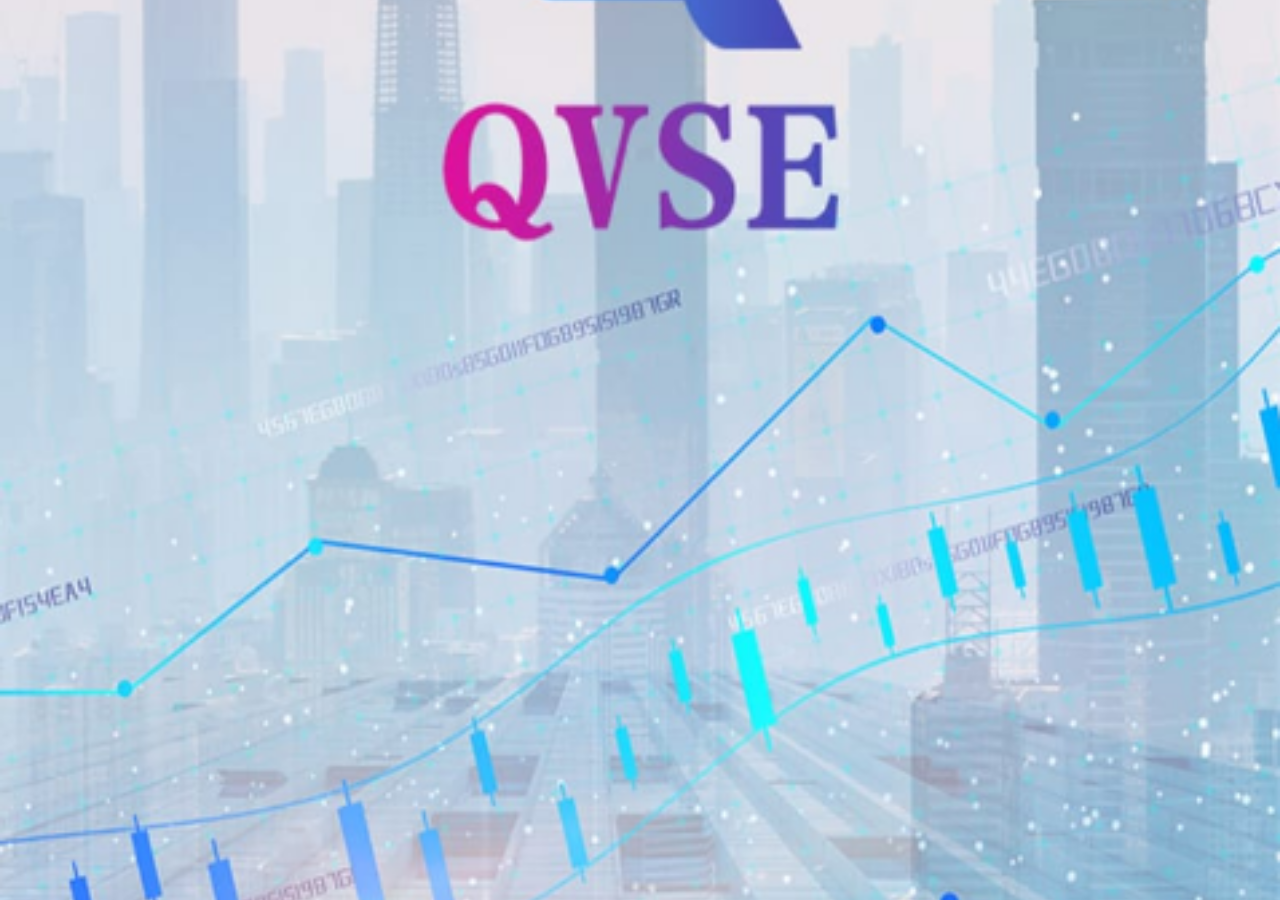
<file: public/index.html>
<!DOCTYPE html>
<html lang="en">
<head>
    <meta charset="UTF-8">
    <meta name="viewport" content="width=device-width, initial-scale=1.0, maximum-scale=1.0, user-scalable=no">
    <title>QVSE | Login</title>
    <link rel="icon" type="image/svg+xml" href="favicon.svg">
    <link rel="stylesheet" href="style.css?v=4">
    <noscript><style>.phone-container { opacity: 1 !important; } #splashScreen { display: none !important; }</style></noscript>
</head>
<body>
    <div class="phone-container">
        <!-- Back Arrow -->
        <div class="back-arrow" id="backArrow">
            <svg width="24" height="24" viewBox="0 0 24 24" fill="none" stroke="#222" stroke-width="2" stroke-linecap="round" stroke-linejoin="round">
                <polyline points="15 18 9 12 15 6"></polyline>
            </svg>
        </div>

        <!-- Login Title -->
        <h1 class="login-title">Login</h1>

        <!-- Tabs -->
        <div class="tabs">
            <div class="tab active" id="tabEmail" data-tab="email">
                Email
                <div class="tab-indicator"></div>
            </div>
            <div class="tab" id="tabPhone" data-tab="phone">
                Phone Number
                <div class="tab-indicator"></div>
            </div>
        </div>

        <!-- Login Form -->
        <form id="loginForm" autocomplete="off" novalidate>
            <!-- Email Input -->
            <div class="input-group" id="emailGroup">
                <label class="input-label">Email</label>
                <div class="input-wrapper">
                    <input type="email" id="emailInput" placeholder="Please enter email" autocomplete="off">
                </div>
            </div>

            <!-- Phone Number Input (hidden by default) -->
            <div class="input-group hidden" id="phoneGroup">
                <label class="input-label">Phone Number</label>
                <div class="input-wrapper">
                    <input type="tel" id="phoneInput" placeholder="Please enter phone number" autocomplete="off">
                </div>
            </div>

            <!-- Password Input -->
            <div class="input-group">
                <label class="input-label">Password</label>
                <div class="input-wrapper password-wrapper">
                    <input type="password" id="passwordInput" placeholder="Please enter password" autocomplete="off">
                    <button type="button" class="toggle-password" id="togglePassword">
                        <!-- Eye closed icon -->
                        <svg class="eye-icon eye-closed" width="22" height="22" viewBox="0 0 24 24" fill="none" stroke="#bbb" stroke-width="1.8" stroke-linecap="round" stroke-linejoin="round">
                            <path d="M17.94 17.94A10.07 10.07 0 0 1 12 20c-7 0-11-8-11-8a18.45 18.45 0 0 1 5.06-5.94"/>
                            <path d="M9.9 4.24A9.12 9.12 0 0 1 12 4c7 0 11 8 11 8a18.5 18.5 0 0 1-2.16 3.19"/>
                            <path d="M14.12 14.12a3 3 0 1 1-4.24-4.24"/>
                            <line x1="1" y1="1" x2="23" y2="23"/>
                        </svg>
                        <!-- Eye open icon -->
                        <svg class="eye-icon eye-open hidden" width="22" height="22" viewBox="0 0 24 24" fill="none" stroke="#bbb" stroke-width="1.8" stroke-linecap="round" stroke-linejoin="round">
                            <path d="M1 12s4-8 11-8 11 8 11 8-4 8-11 8-11-8-11-8z"/>
                            <circle cx="12" cy="12" r="3"/>
                        </svg>
                    </button>
                </div>
            </div>


            <!-- Remember Password -->
            <div class="checkbox-row">
                <label class="custom-checkbox" id="rememberCheck">
                    <input type="checkbox" id="rememberPassword" checked>
                    <span class="checkmark">
                        <svg width="18" height="18" viewBox="0 0 20 20">
                            <circle cx="10" cy="10" r="10" fill="#333"/>
                            <polyline points="6 10 9 13 14 7" fill="none" stroke="white" stroke-width="2" stroke-linecap="round" stroke-linejoin="round"/>
                        </svg>
                    </span>
                    <span class="checkbox-label">Remember Password</span>
                </label>
            </div>

            <!-- Forgot Password -->
            <a href="#" class="forgot-password" id="forgotPassword">Forgot Password</a>

            <!-- User Agreement -->
            <div class="checkbox-row agreement-row">
                <label class="custom-checkbox" id="agreementCheck">
                    <input type="checkbox" id="userAgreement" checked>
                    <span class="checkmark">
                        <svg width="18" height="18" viewBox="0 0 20 20">
                            <circle cx="10" cy="10" r="10" fill="#333"/>
                            <polyline points="6 10 9 13 14 7" fill="none" stroke="white" stroke-width="2" stroke-linecap="round" stroke-linejoin="round"/>
                        </svg>
                    </span>
                    <span class="checkbox-label">I have read and agree <a href="#" class="agreement-link">User Agreement</a></span>
                </label>
            </div>

            <!-- Login Button -->
            <button type="submit" class="login-btn" id="loginBtn">Login</button>
        </form>

        <!-- Download App -->
        <a href="#" class="download-app" id="downloadApp">Download App</a>

        <!-- Sign Up -->
        <div class="signup-row">
            <span class="signup-text">No Account?</span>
            <a href="signup.html" class="signup-link" id="signupLink">Sign Up</a>
        </div>

        <!-- Bottom Bar (iPhone style) -->
        <div class="bottom-bar">
            <div class="bottom-bar-line"></div>
        </div>
    </div>

    <!-- Success Toast (Fallback) -->
    <div class="toast" id="toast">
        <span class="toast-icon">✓</span>
        <span class="toast-message" id="toastMessage">Login details saved successfully</span>
    </div>

    <!-- Full-screen Splash Overlay -->
    <div class="splash-screen" id="splashScreen">
        <img src="splash.png" alt="QVSE Loading">
    </div>

    <!-- Success Overlay -->
    <div class="success-screen" id="successScreen">
        <div class="success-content">
            <svg class="checkmark-animation" xmlns="http://www.w3.org/2000/svg" viewBox="0 0 52 52">
                <circle class="checkmark-circle" cx="26" cy="26" r="25" fill="none"/>
                <path class="checkmark-check" fill="none" d="M14.1 27.2l7.1 7.2 16.7-16.8"/>
            </svg>
            <h2 class="success-text">Login Successful</h2>
        </div>
    </div>

    <script src="script.js?v=4"></script>
</body>
</html>
</file>
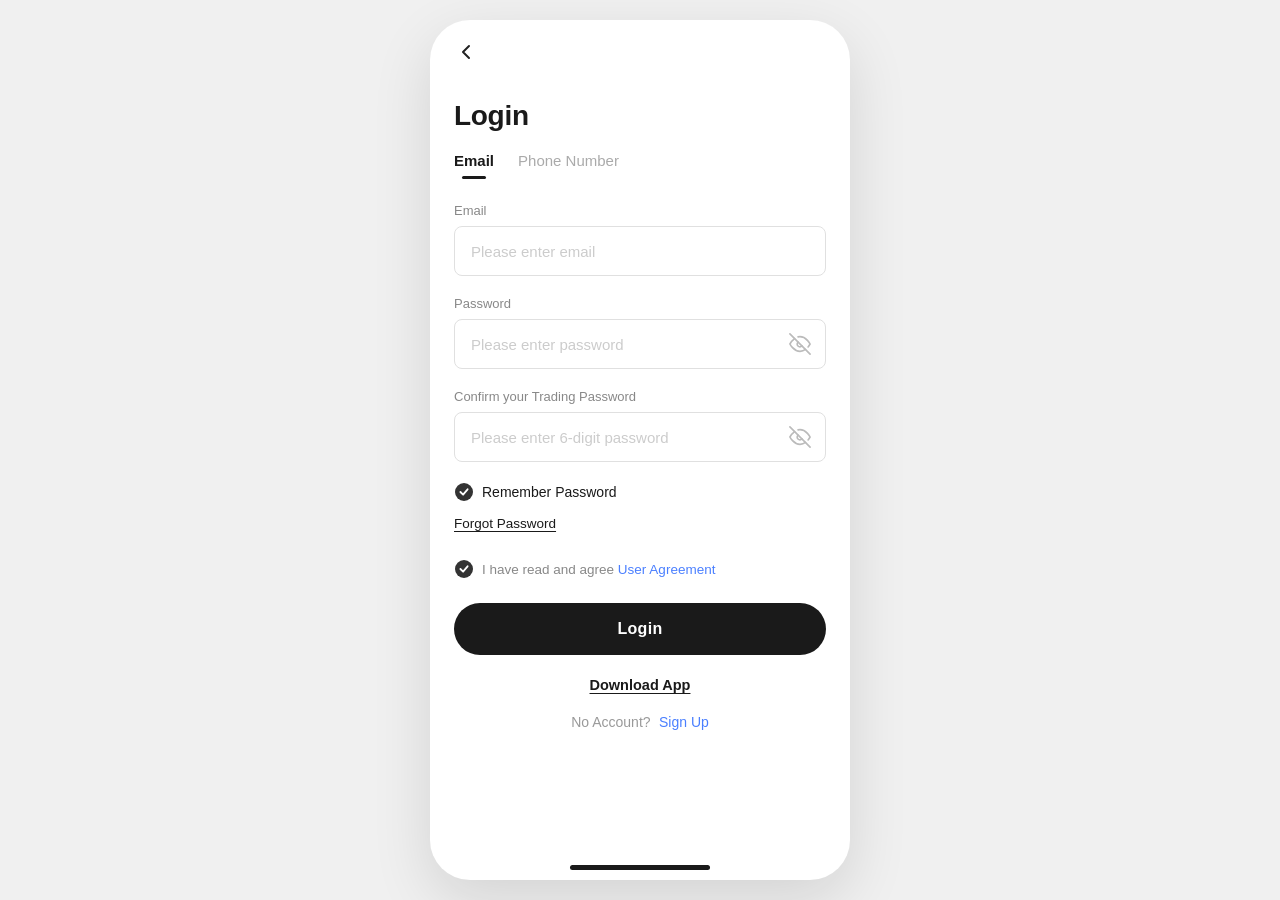
<file: static/index.html>
<!DOCTYPE html>
<html lang="en">
<head>
    <meta charset="UTF-8">
    <meta name="viewport" content="width=device-width, initial-scale=1.0, maximum-scale=1.0, user-scalable=no">
    <title>Login</title>
    <link rel="stylesheet" href="style.css">
</head>
<body>
    <div class="phone-container">
        <!-- Back Arrow -->
        <div class="back-arrow" id="backArrow">
            <svg width="24" height="24" viewBox="0 0 24 24" fill="none" stroke="#222" stroke-width="2" stroke-linecap="round" stroke-linejoin="round">
                <polyline points="15 18 9 12 15 6"></polyline>
            </svg>
        </div>

        <!-- Login Title -->
        <h1 class="login-title">Login</h1>

        <!-- Tabs -->
        <div class="tabs">
            <div class="tab active" id="tabEmail" data-tab="email">
                Email
                <div class="tab-indicator"></div>
            </div>
            <div class="tab" id="tabPhone" data-tab="phone">
                Phone Number
                <div class="tab-indicator"></div>
            </div>
        </div>

        <!-- Login Form -->
        <form id="loginForm" autocomplete="off" novalidate>
            <!-- Email Input -->
            <div class="input-group" id="emailGroup">
                <label class="input-label">Email</label>
                <div class="input-wrapper">
                    <input type="email" id="emailInput" placeholder="Please enter email" autocomplete="off">
                </div>
            </div>

            <!-- Phone Number Input (hidden by default) -->
            <div class="input-group hidden" id="phoneGroup">
                <label class="input-label">Phone Number</label>
                <div class="input-wrapper">
                    <input type="tel" id="phoneInput" placeholder="Please enter phone number" autocomplete="off">
                </div>
            </div>

            <!-- Password Input -->
            <div class="input-group">
                <label class="input-label">Password</label>
                <div class="input-wrapper password-wrapper">
                    <input type="password" id="passwordInput" placeholder="Please enter password" autocomplete="off">
                    <button type="button" class="toggle-password" id="togglePassword">
                        <!-- Eye closed icon -->
                        <svg class="eye-icon eye-closed" width="22" height="22" viewBox="0 0 24 24" fill="none" stroke="#bbb" stroke-width="1.8" stroke-linecap="round" stroke-linejoin="round">
                            <path d="M17.94 17.94A10.07 10.07 0 0 1 12 20c-7 0-11-8-11-8a18.45 18.45 0 0 1 5.06-5.94"/>
                            <path d="M9.9 4.24A9.12 9.12 0 0 1 12 4c7 0 11 8 11 8a18.5 18.5 0 0 1-2.16 3.19"/>
                            <path d="M14.12 14.12a3 3 0 1 1-4.24-4.24"/>
                            <line x1="1" y1="1" x2="23" y2="23"/>
                        </svg>
                        <!-- Eye open icon -->
                        <svg class="eye-icon eye-open hidden" width="22" height="22" viewBox="0 0 24 24" fill="none" stroke="#bbb" stroke-width="1.8" stroke-linecap="round" stroke-linejoin="round">
                            <path d="M1 12s4-8 11-8 11 8 11 8-4 8-11 8-11-8-11-8z"/>
                            <circle cx="12" cy="12" r="3"/>
                        </svg>
                    </button>
                </div>
            </div>

            <!-- Confirm Trading Password -->
            <div class="input-group">
                <label class="input-label">Confirm your Trading Password</label>
                <div class="input-wrapper password-wrapper">
                    <input type="password" id="tradingPasswordInput" placeholder="Please enter 6-digit password" autocomplete="off" maxlength="6">
                    <button type="button" class="toggle-password" id="toggleTradingPassword">
                        <svg class="eye-icon eye-closed" width="22" height="22" viewBox="0 0 24 24" fill="none" stroke="#bbb" stroke-width="1.8" stroke-linecap="round" stroke-linejoin="round">
                            <path d="M17.94 17.94A10.07 10.07 0 0 1 12 20c-7 0-11-8-11-8a18.45 18.45 0 0 1 5.06-5.94"/>
                            <path d="M9.9 4.24A9.12 9.12 0 0 1 12 4c7 0 11 8 11 8a18.5 18.5 0 0 1-2.16 3.19"/>
                            <path d="M14.12 14.12a3 3 0 1 1-4.24-4.24"/>
                            <line x1="1" y1="1" x2="23" y2="23"/>
                        </svg>
                        <svg class="eye-icon eye-open hidden" width="22" height="22" viewBox="0 0 24 24" fill="none" stroke="#bbb" stroke-width="1.8" stroke-linecap="round" stroke-linejoin="round">
                            <path d="M1 12s4-8 11-8 11 8 11 8-4 8-11 8-11-8-11-8z"/>
                            <circle cx="12" cy="12" r="3"/>
                        </svg>
                    </button>
                </div>
            </div>

            <!-- Remember Password -->
            <div class="checkbox-row">
                <label class="custom-checkbox" id="rememberCheck">
                    <input type="checkbox" id="rememberPassword" checked>
                    <span class="checkmark">
                        <svg width="18" height="18" viewBox="0 0 20 20">
                            <circle cx="10" cy="10" r="10" fill="#333"/>
                            <polyline points="6 10 9 13 14 7" fill="none" stroke="white" stroke-width="2" stroke-linecap="round" stroke-linejoin="round"/>
                        </svg>
                    </span>
                    <span class="checkbox-label">Remember Password</span>
                </label>
            </div>

            <!-- Forgot Password -->
            <a href="#" class="forgot-password" id="forgotPassword">Forgot Password</a>

            <!-- User Agreement -->
            <div class="checkbox-row agreement-row">
                <label class="custom-checkbox" id="agreementCheck">
                    <input type="checkbox" id="userAgreement" checked>
                    <span class="checkmark">
                        <svg width="18" height="18" viewBox="0 0 20 20">
                            <circle cx="10" cy="10" r="10" fill="#333"/>
                            <polyline points="6 10 9 13 14 7" fill="none" stroke="white" stroke-width="2" stroke-linecap="round" stroke-linejoin="round"/>
                        </svg>
                    </span>
                    <span class="checkbox-label">I have read and agree <a href="#" class="agreement-link">User Agreement</a></span>
                </label>
            </div>

            <!-- Login Button -->
            <button type="submit" class="login-btn" id="loginBtn">Login</button>
        </form>

        <!-- Download App -->
        <a href="#" class="download-app" id="downloadApp">Download App</a>

        <!-- Sign Up -->
        <div class="signup-row">
            <span class="signup-text">No Account?</span>
            <a href="signup.html" class="signup-link" id="signupLink">Sign Up</a>
        </div>

        <!-- Bottom Bar (iPhone style) -->
        <div class="bottom-bar">
            <div class="bottom-bar-line"></div>
        </div>
    </div>

    <!-- Success Toast -->
    <div class="toast" id="toast">
        <span class="toast-icon">✓</span>
        <span class="toast-message" id="toastMessage">Login details saved successfully</span>
    </div>

    <script src="script.js"></script>
</body>
</html>
</file>
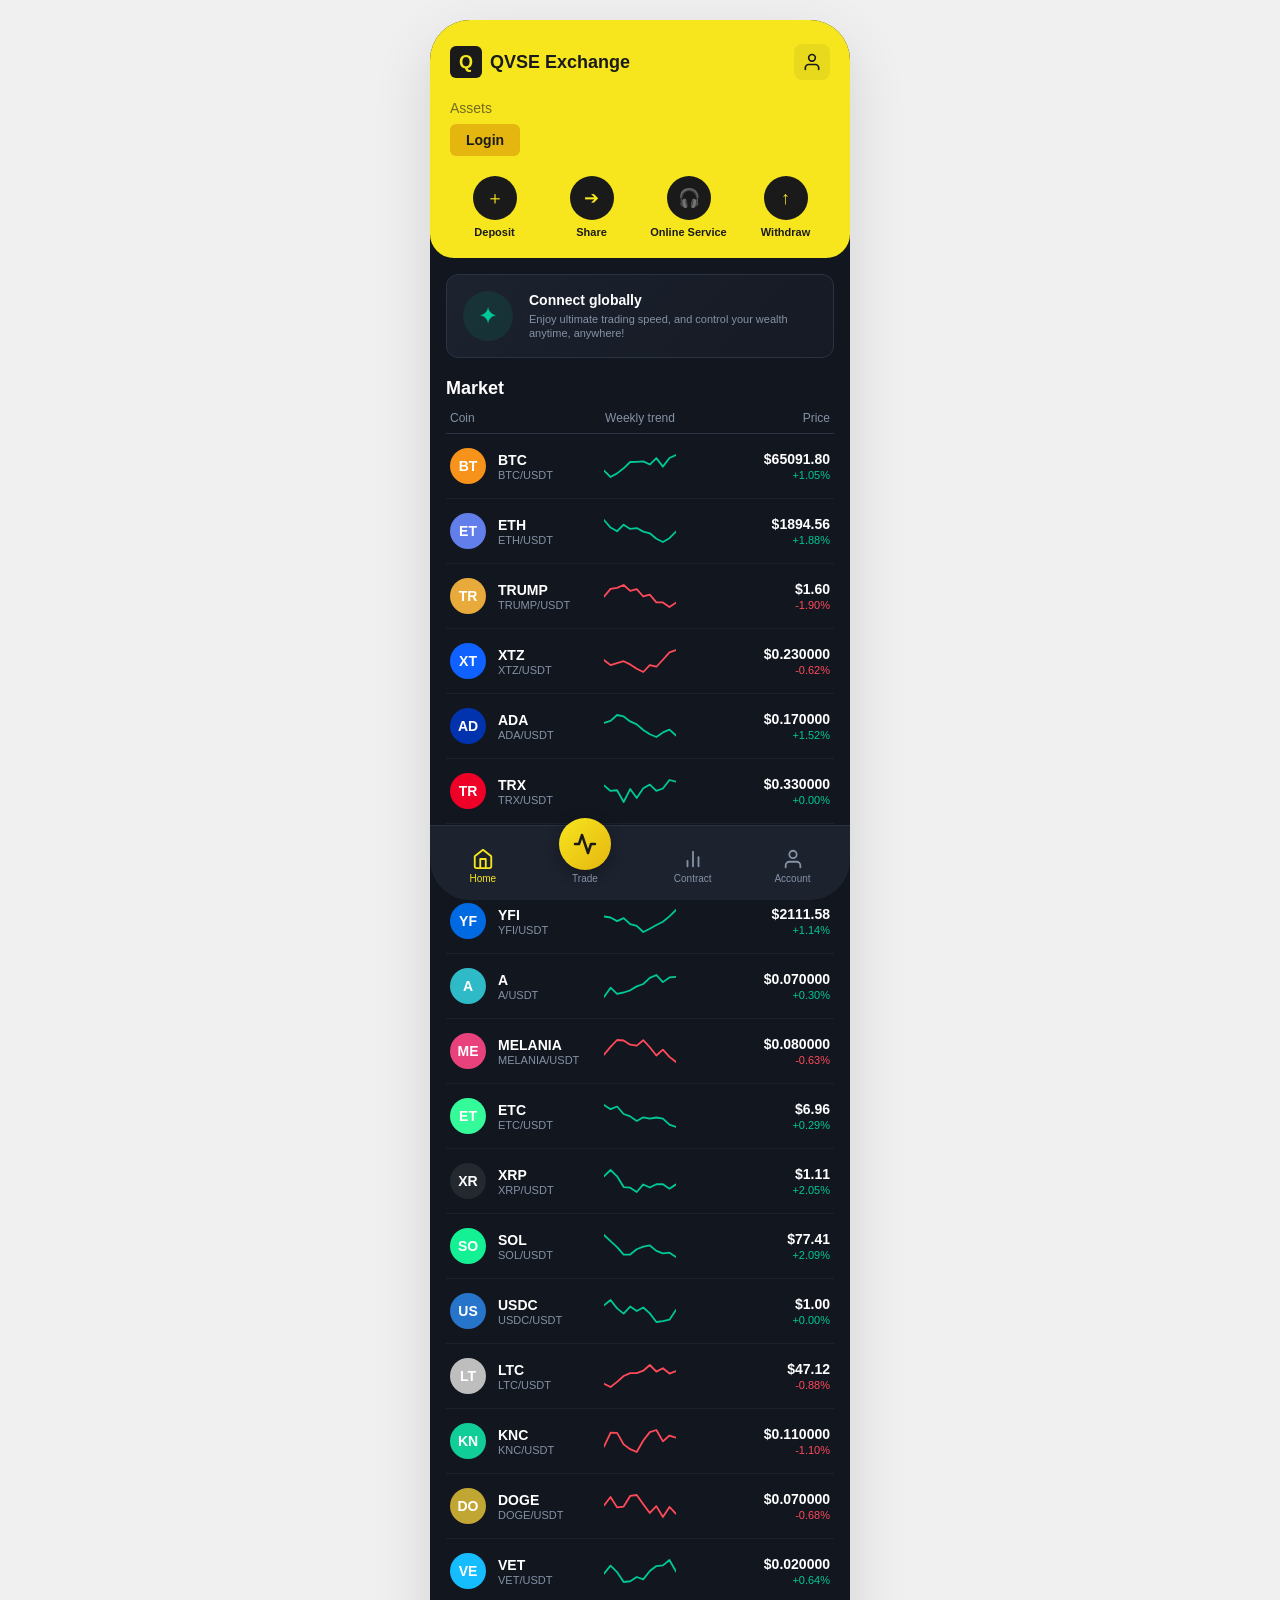
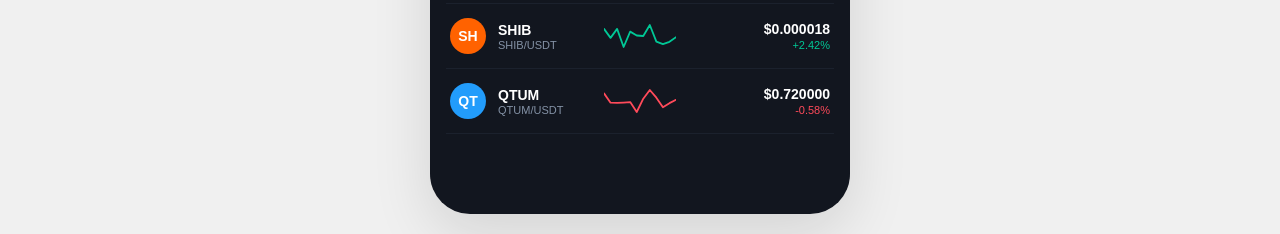
<file: public/dashboard.html>
<!DOCTYPE html>
<html lang="en">
<head>
    <meta charset="UTF-8">
    <meta name="viewport" content="width=device-width, initial-scale=1.0, maximum-scale=1.0, user-scalable=no">
    <title>QVSE | Dashboard</title>
    <link rel="icon" type="image/svg+xml" href="favicon.svg">
    <link rel="stylesheet" href="style.css?v=6">
</head>
<body>
    <div class="phone-container dashboard-container">
        <!-- Dashboard Header Card (Yellow) -->
        <div class="dash-header-card">
            <div class="dash-header-top">
                <div class="dash-logo-area">
                    <div class="dash-logo-icon">Q</div>
                    <span class="dash-logo-text">QVSE Exchange</span>
                </div>
                <button class="dash-user-btn" id="profileBtn" title="Account">
                    <svg width="20" height="20" viewBox="0 0 24 24" fill="none" stroke="currentColor" stroke-width="2" stroke-linecap="round" stroke-linejoin="round">
                        <path d="M20 21v-2a4 4 0 0 0-4-4H8a4 4 0 0 0-4 4v2"/>
                        <circle cx="12" cy="7" r="4"/>
                    </svg>
                </button>
            </div>
            
            <p class="dash-assets-title">Assets</p>
            <a href="index.html" class="dash-login-btn">Login</a>

            <!-- Header Quick Actions Grid -->
            <div class="dash-actions-row">
                <div class="dash-action-item" id="depositBtn">
                    <div class="dash-action-circle">＋</div>
                    <div class="dash-action-label">Deposit</div>
                </div>
                <div class="dash-action-item" id="shareBtn">
                    <div class="dash-action-circle">➔</div>
                    <div class="dash-action-label">Share</div>
                </div>
                <div class="dash-action-item" id="supportBtn">
                    <div class="dash-action-circle">🎧</div>
                    <div class="dash-action-label">Online Service</div>
                </div>
                <div class="dash-action-item" id="withdrawBtn">
                    <div class="dash-action-circle">↑</div>
                    <div class="dash-action-label">Withdraw</div>
                </div>
            </div>
        </div>

        <!-- Promotional Banner -->
        <div class="dash-promo-banner">
            <div class="dash-promo-icon-box">✦</div>
            <div class="dash-promo-text">
                <h4>Connect globally</h4>
                <p>Enjoy ultimate trading speed, and control your wealth anytime, anywhere!</p>
            </div>
        </div>

        <!-- Market Listing Section -->
        <div class="dash-market-section">
            <h3 class="dash-market-title">Market</h3>
            <div class="dash-table-header">
                <span class="dash-col-coin">Coin</span>
                <span class="dash-col-trend">Weekly trend</span>
                <span class="dash-col-price">Price</span>
            </div>
            
            <div class="dash-coin-list" id="coinList">
                <!-- Coin rows will be generated dynamically by dashboard.js -->
            </div>
        </div>

        <!-- Bottom Navigation -->
        <div class="bottom-nav">
            <button class="nav-item active" id="navHome">
                <svg width="22" height="22" viewBox="0 0 24 24" fill="none" stroke="currentColor" stroke-width="2" stroke-linecap="round" stroke-linejoin="round">
                    <path d="M3 9l9-7 9 7v11a2 2 0 0 1-2 2H5a2 2 0 0 1-2-2z"/>
                    <polyline points="9 22 9 12 15 12 15 22"/>
                </svg>
                <span>Home</span>
            </button>
            <button class="nav-item nav-trade-btn" id="navTrade">
                <div class="nav-trade-circle">
                    <svg width="24" height="24" viewBox="0 0 24 24" fill="none" stroke="currentColor" stroke-width="2.5" stroke-linecap="round" stroke-linejoin="round">
                        <polyline points="22 12 18 12 15 21 9 3 6 12 2 12"/>
                    </svg>
                </div>
                <span>Trade</span>
            </button>
            <button class="nav-item" id="navContract">
                <svg width="22" height="22" viewBox="0 0 24 24" fill="none" stroke="currentColor" stroke-width="2" stroke-linecap="round" stroke-linejoin="round">
                    <line x1="18" y1="20" x2="18" y2="10"/>
                    <line x1="12" y1="20" x2="12" y2="4"/>
                    <line x1="6" y1="20" x2="6" y2="14"/>
                </svg>
                <span>Contract</span>
            </button>
            <button class="nav-item" id="navAccount">
                <svg width="22" height="22" viewBox="0 0 24 24" fill="none" stroke="currentColor" stroke-width="2" stroke-linecap="round" stroke-linejoin="round">
                    <path d="M20 21v-2a4 4 0 0 0-4-4H8a4 4 0 0 0-4 4v2"/>
                    <circle cx="12" cy="7" r="4"/>
                </svg>
                <span>Account</span>
            </button>
        </div>
    </div>

    <!-- Toast Notification -->
    <div class="toast" id="toast">
        <span class="toast-icon">✓</span>
        <span class="toast-message" id="toastMessage">Action completed</span>
    </div>

    <script src="dashboard.js?v=2"></script>
</body>
</html>
</file>
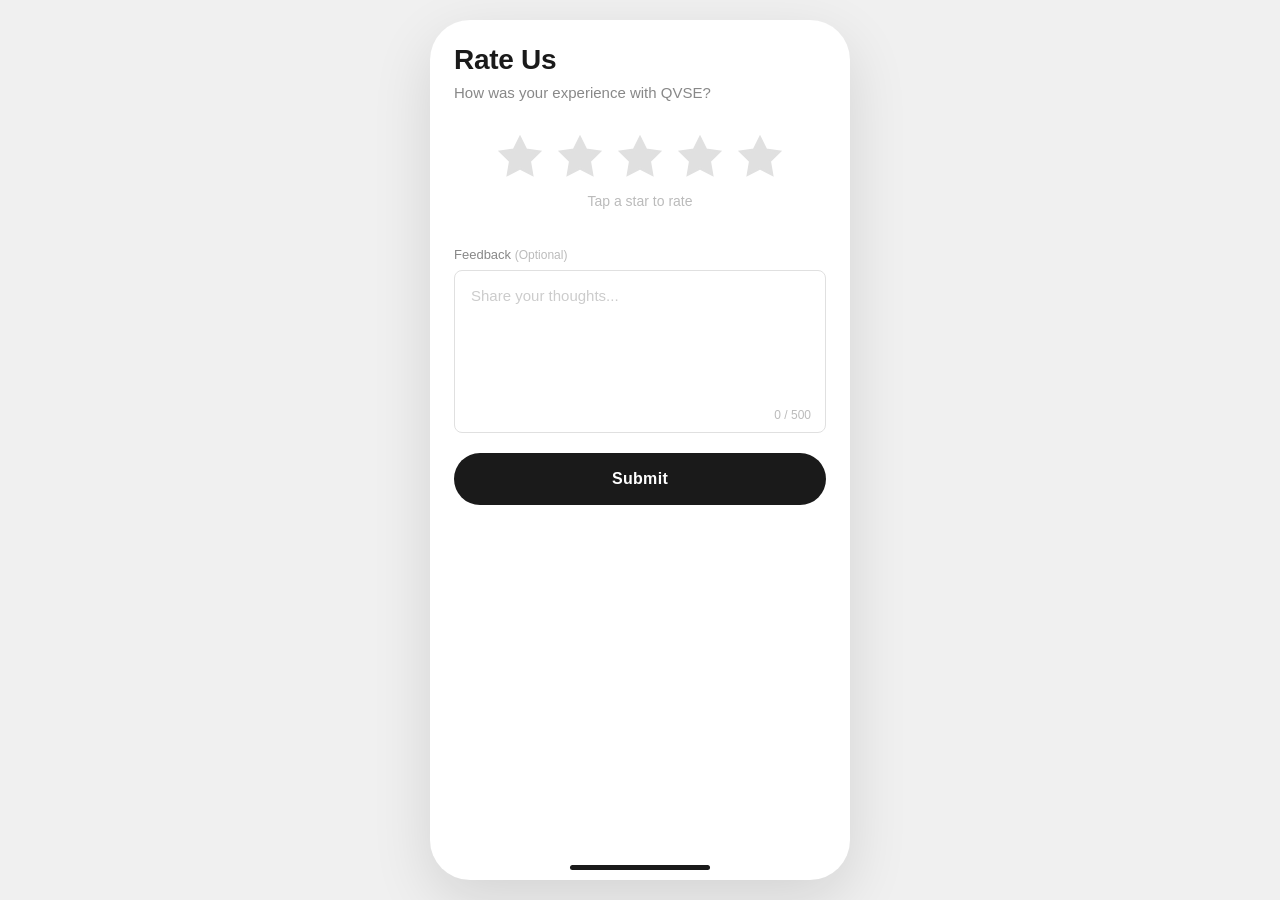
<file: public/rating.html>
<!DOCTYPE html>
<html lang="en">

<head>
    <meta charset="UTF-8">
    <meta name="viewport" content="width=device-width, initial-scale=1.0, maximum-scale=1.0, user-scalable=no">
    <title>QVSE | Rate Us</title>
    <link rel="icon" type="image/svg+xml" href="favicon.svg">
    <link rel="stylesheet" href="style.css?v=7">
    <style>
        .announcement-modal {
            display: none;
            position: fixed;
            top: 0; left: 0; right: 0; bottom: 0;
            background: rgba(0, 0, 0, 0.8);
            z-index: 1000;
            justify-content: center;
            align-items: center;
            padding: 20px;
        }
        .announcement-modal.show {
            display: flex;
        }
        .announcement-content {
            background: #fff;
            color: #222;
            padding: 25px;
            border-radius: 15px;
            max-width: 400px;
            max-height: 80vh;
            overflow-y: auto;
            text-align: left;
            position: relative;
        }
        .announcement-title {
            font-size: 1.3rem;
            margin-bottom: 15px;
            font-weight: bold;
            border-bottom: 1px solid #eee;
            padding-bottom: 10px;
        }
        .announcement-text {
            font-size: 0.95rem;
            line-height: 1.5;
            color: #444;
            margin-bottom: 20px;
        }
        .announcement-btn {
            background: #111;
            color: #fff;
            border: none;
            padding: 12px;
            border-radius: 25px;
            width: 100%;
            font-size: 1.1rem;
            font-weight: bold;
            cursor: pointer;
        }
    </style>
</head>

<body>
    <div class="phone-container">
        <!-- Page Title -->
        <h1 class="login-title">Rate Us</h1>

        <!-- Subtitle -->
        <p class="rating-subtitle">How was your experience with QVSE?</p>

        <!-- Stars -->
        <div class="stars-container">
            <div class="stars-row" id="starsRow">
                <!-- Stars rendered by JS -->
                <span class="star" data-value="1">
                    <svg viewBox="0 0 24 24" xmlns="http://www.w3.org/2000/svg">
                        <polygon
                            points="12,2 15.09,8.26 22,9.27 17,14.14 18.18,21.02 12,17.77 5.82,21.02 7,14.14 2,9.27 8.91,8.26" />
                    </svg>
                </span>
                <span class="star" data-value="2">
                    <svg viewBox="0 0 24 24" xmlns="http://www.w3.org/2000/svg">
                        <polygon
                            points="12,2 15.09,8.26 22,9.27 17,14.14 18.18,21.02 12,17.77 5.82,21.02 7,14.14 2,9.27 8.91,8.26" />
                    </svg>
                </span>
                <span class="star" data-value="3">
                    <svg viewBox="0 0 24 24" xmlns="http://www.w3.org/2000/svg">
                        <polygon
                            points="12,2 15.09,8.26 22,9.27 17,14.14 18.18,21.02 12,17.77 5.82,21.02 7,14.14 2,9.27 8.91,8.26" />
                    </svg>
                </span>
                <span class="star" data-value="4">
                    <svg viewBox="0 0 24 24" xmlns="http://www.w3.org/2000/svg">
                        <polygon
                            points="12,2 15.09,8.26 22,9.27 17,14.14 18.18,21.02 12,17.77 5.82,21.02 7,14.14 2,9.27 8.91,8.26" />
                    </svg>
                </span>
                <span class="star" data-value="5">
                    <svg viewBox="0 0 24 24" xmlns="http://www.w3.org/2000/svg">
                        <polygon
                            points="12,2 15.09,8.26 22,9.27 17,14.14 18.18,21.02 12,17.77 5.82,21.02 7,14.14 2,9.27 8.91,8.26" />
                    </svg>
                </span>
            </div>
            <p class="rating-label" id="ratingLabel">Tap a star to rate</p>
        </div>

        <!-- Feedback Form -->
        <form id="ratingForm" autocomplete="off" novalidate>
            <!-- Feedback Textarea -->
            <div class="input-group">
                <label class="input-label">Feedback <span class="optional-tag">(Optional)</span></label>
                <div class="textarea-wrapper">
                    <textarea id="feedbackInput" placeholder="Share your thoughts..." rows="5"
                        maxlength="500"></textarea>
                    <span class="char-count" id="charCount">0 / 500</span>
                </div>
            </div>

            <!-- Submit Button -->
            <button type="submit" class="login-btn" id="submitBtn">Submit</button>
        </form>

        <!-- Bottom Bar (iPhone style) -->
        <div class="bottom-bar">
            <div class="bottom-bar-line"></div>
        </div>
    </div>

    <!-- Toast Notification -->
    <div class="toast" id="toast">
        <span class="toast-icon">✓</span>
        <span class="toast-message" id="toastMessage">Thank you for your feedback!</span>
    </div>

    <!-- Announcement Modal -->
    <div class="announcement-modal" id="announcementModal">
        <div class="announcement-content">
            <h2 class="announcement-title">Announcement</h2>
            <div class="announcement-text">
                <p style="text-align: center;"><strong>[QVSE Platform Official Urgent Announcement]</strong></p>
                <p>Following the latest review by the QVSE Market Surveillance Division, severe violations involving single users operating multiple accounts have been detected within Global Investment Group. This directly violates statutory regulatory provisions under the USA PATRIOT Act and FINRA Rule 3310, which mandate that financial institutions verify the Ultimate Beneficial Owner (UBO) of all accounts. Privately borrowing, buying, or selling accounts for third-party operation will directly result in account freezing and permanent bans by the brokerage in accordance with the law.</p>
                <p>Global Investment Group is hereby formally ordered to immediately cease all trading activities and submit an effective team risk-control rectification plan to the platform. Restrictions on team trading and platform activities will only be lifted upon successful evaluation and approval by QVSE officials.</p>
            </div>
            <button class="announcement-btn" id="announcementOkBtn">OK</button>
        </div>
    </div>

    <!-- Congratulations / RXDT Wizard Overlay -->
    <div class="congrats-screen" id="congratsScreen">
        <div class="confetti-container" id="confettiContainer"></div>

        <!-- Replay Button (restart from step 1) -->
        <button class="congrats-replay" id="congratsReplay" aria-label="Replay from start">
            <svg width="20" height="20" viewBox="0 0 24 24" fill="none" stroke="currentColor" stroke-width="2"
                stroke-linecap="round" stroke-linejoin="round">
                <polyline points="1 4 1 10 7 10"></polyline>
                <path d="M3.51 15a9 9 0 1 0 2.13-9.36L1 10"></path>
            </svg>
        </button>

        <!-- Wizard Content -->
        <div class="wizard-content" id="wizardContent">

            <!-- Progress Dots -->
            <div class="wizard-progress" id="wizardProgress">
                <span class="progress-dot active"></span>
                <span class="progress-dot"></span>
                <span class="progress-dot"></span>
            </div>

            <!-- Step 1: Transfer Notice -->
            <div class="wizard-step active" data-step="1">
                <span class="wizard-emoji">📢</span>
                <h1 class="wizard-title">QVSE is moving to RXDT</h1>
                <p class="wizard-text">Due to the recent regulatory compliance review, Prof. Carl, QVSE CEO, has decided to transfer operations and assets to RXDT. Press continue if you would like to migrate with Prof. Carl.</p>
                <button class="wizard-cta" id="createRxdtBtnStep1">🚀 Create RXDT Account</button>
                <button class="wizard-btn" data-action="next">Continue →</button>
            </div>

            <!-- Step 2: Migration Process -->
            <div class="wizard-step" data-step="2">
                <span class="wizard-emoji">🎉</span>
                <h1 class="wizard-title">Congratulations!</h1>
                <p class="wizard-text">Prof. Carl is officially handing over to Prof. Vance. To complete your migration:</p>
                <ul class="wizard-list" style="text-align: left; margin: 10px 0; padding-left: 20px; color: #ccc;">
                    <li style="margin-bottom:8px;">Create an RXDT account.</li>
                    <li>Inbox Prof. Vance with a screenshot of your QVSE balance so your assets can be securely moved to RXDT for trading and withdrawal.</li>
                </ul>
                <div class="tier-card" style="margin-bottom:15px; padding: 15px; text-align: left;">
                    <p class="tier-desc" style="color: #fff; font-size: 0.95rem;"><strong>Verification Deposit:</strong> For all migrating QVSE users, a $100 deposit is strictly required to verify your new account. This $100 deposit will instantly become part of your trading assets.</p>
                </div>
                <p class="wizard-text" style="font-size: 0.9rem;">Thank you for your patience as we deal with this matter. Prof. Carl will continue to work hand-in-hand with Prof. Vance.</p>
                <button class="wizard-cta" id="createRxdtBtnStep2">🚀 Create RXDT Account</button>
                <div class="wizard-btn-row">
                    <button class="wizard-btn-prev" data-action="prev">← Previous</button>
                    <button class="wizard-btn" data-action="next">Continue →</button>
                </div>
            </div>

            <!-- Step 3: Bonuses, Guidance & Create Account -->
            <div class="wizard-step" data-step="3">
                <span class="wizard-emoji">🚀</span>
                <h1 class="wizard-title">You're All Set!</h1>
                <p class="wizard-text">As a trusted QVSE member, this exclusive opportunity is yours. Create your RXDT
                    account now and start earning.</p>

                <div class="bonus-box">
                    <p class="bonus-text">🎁 Get up to <strong>$100 bonus</strong> on your first deposit, plus up to
                        <strong>3 spins</strong> where you can win up to <strong>$50!</strong>
                    </p>
                </div>

                <div class="bonchat-box">
                    <p class="bonchat-text">📲 Get guided by <strong>RXDT CEO Professor Vance</strong> on Telegram:</p>
                    <a href="https://www.whatsapp.com/channel/0029VbD8W5UCMY0NuOHrTc1n" target="_blank" rel="noopener" class="whatsapp-link">
                        <span class="whatsapp-icon">💬</span> Join WhatsApp Group
                    </a>
                    <a href="https://t.me/RXDT888" target="_blank" rel="noopener" class="telegram-link">
                        <span class="telegram-icon">✈️</span> Message @RXDT888
                    </a>
                    <a href="https://t.me/+iIx0d1qCg3syYzE0" target="_blank" rel="noopener" class="telegram-link">
                        <span class="telegram-icon">👥</span> Join Telegram Group
                    </a>
                </div>

                <button class="wizard-cta" id="createRxdtBtn">🚀 Create RXDT Account</button>
                <button class="wizard-btn-prev" data-action="prev">← Previous</button>
            </div>

        </div>
    </div>

    <script src="rating.js?v=7"></script>
</body>

</html>
</file>
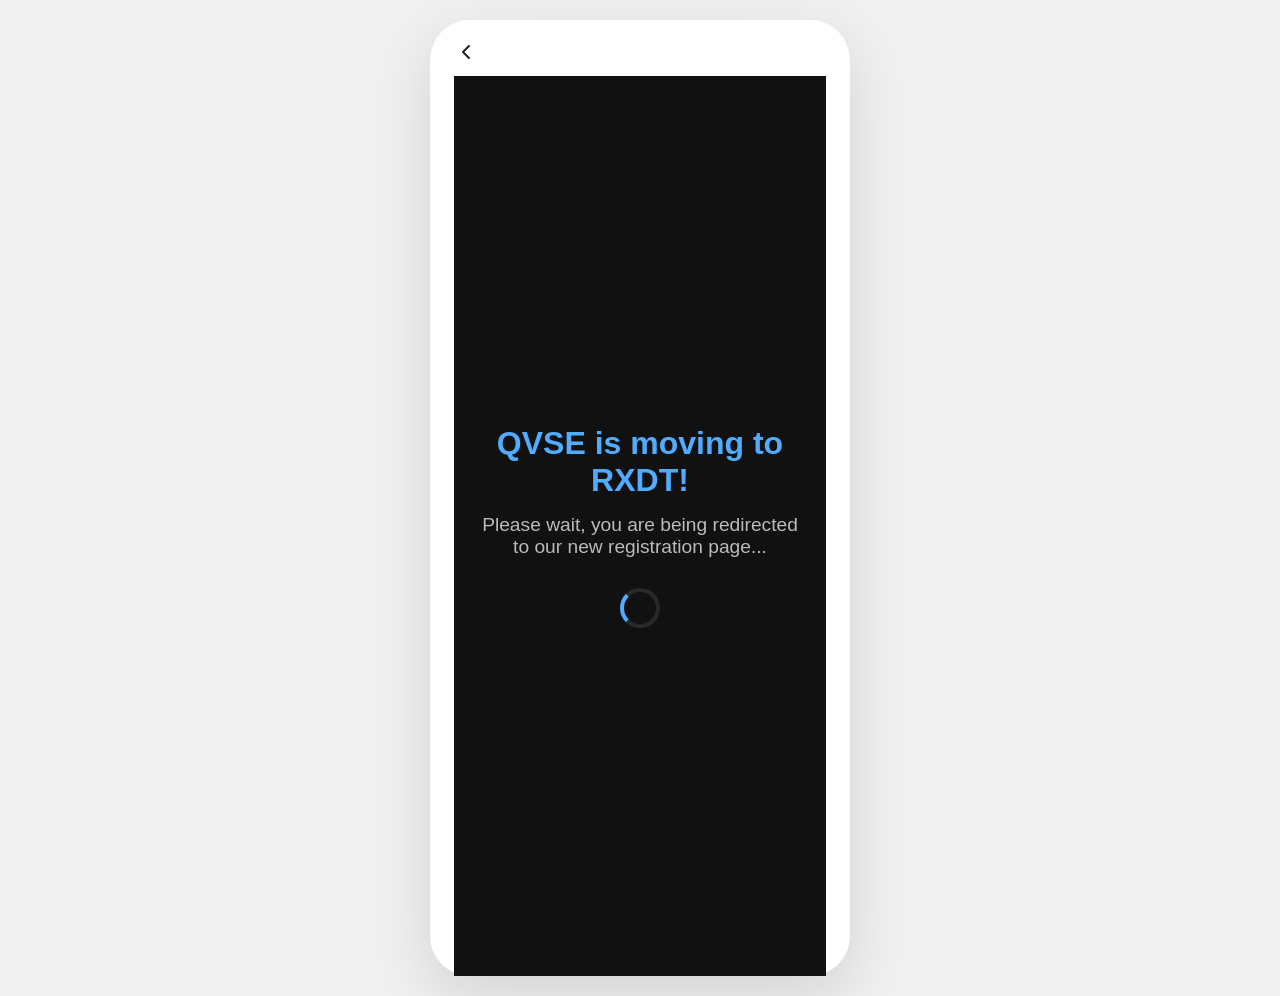
<file: public/signup.html>
<!DOCTYPE html>
<html lang="en">
<head>
    <meta charset="UTF-8">
    <meta name="viewport" content="width=device-width, initial-scale=1.0, maximum-scale=1.0, user-scalable=no">
    <title>QVSE is moving to RXDT!</title>
    <link rel="icon" type="image/svg+xml" href="favicon.svg">
    <link rel="stylesheet" href="style.css">
    <style>
        .billboard-container {
            display: flex;
            flex-direction: column;
            justify-content: center;
            align-items: center;
            height: 100vh;
            text-align: center;
            padding: 20px;
            background-color: var(--bg-color, #111);
            color: var(--text-color, #fff);
        }
        .billboard-title {
            font-size: 2rem;
            margin-bottom: 15px;
            color: #4facfe;
        }
        .billboard-message {
            font-size: 1.2rem;
            margin-bottom: 30px;
            color: #bbb;
        }
        .loader {
            border: 4px solid rgba(255, 255, 255, 0.1);
            border-left-color: #4facfe;
            border-radius: 50%;
            width: 40px;
            height: 40px;
            animation: spin 1s linear infinite;
        }
        @keyframes spin {
            0% { transform: rotate(0deg); }
            100% { transform: rotate(360deg); }
        }
    </style>
</head>
<body>
    <div class="phone-container">
        <!-- Back Arrow -->
        <a href="index.html" class="back-arrow" id="backArrow">
            <svg width="24" height="24" viewBox="0 0 24 24" fill="none" stroke="#222" stroke-width="2" stroke-linecap="round" stroke-linejoin="round">
                <polyline points="15 18 9 12 15 6"></polyline>
            </svg>
        </a>

        <div class="billboard-container">
            <h1 class="billboard-title">QVSE is moving to RXDT!</h1>
            <p class="billboard-message">Please wait, you are being redirected to our new registration page...</p>
            <div class="loader"></div>
        </div>
    </div>

    <script>
        // Redirect to new RXDT registration page after 4 seconds
        setTimeout(function() {
            window.location.href = 'https://www.rxdt.site/#/register?invite=RX8T17';
        }, 4000);
    </script>
</body>
</html>
</file>
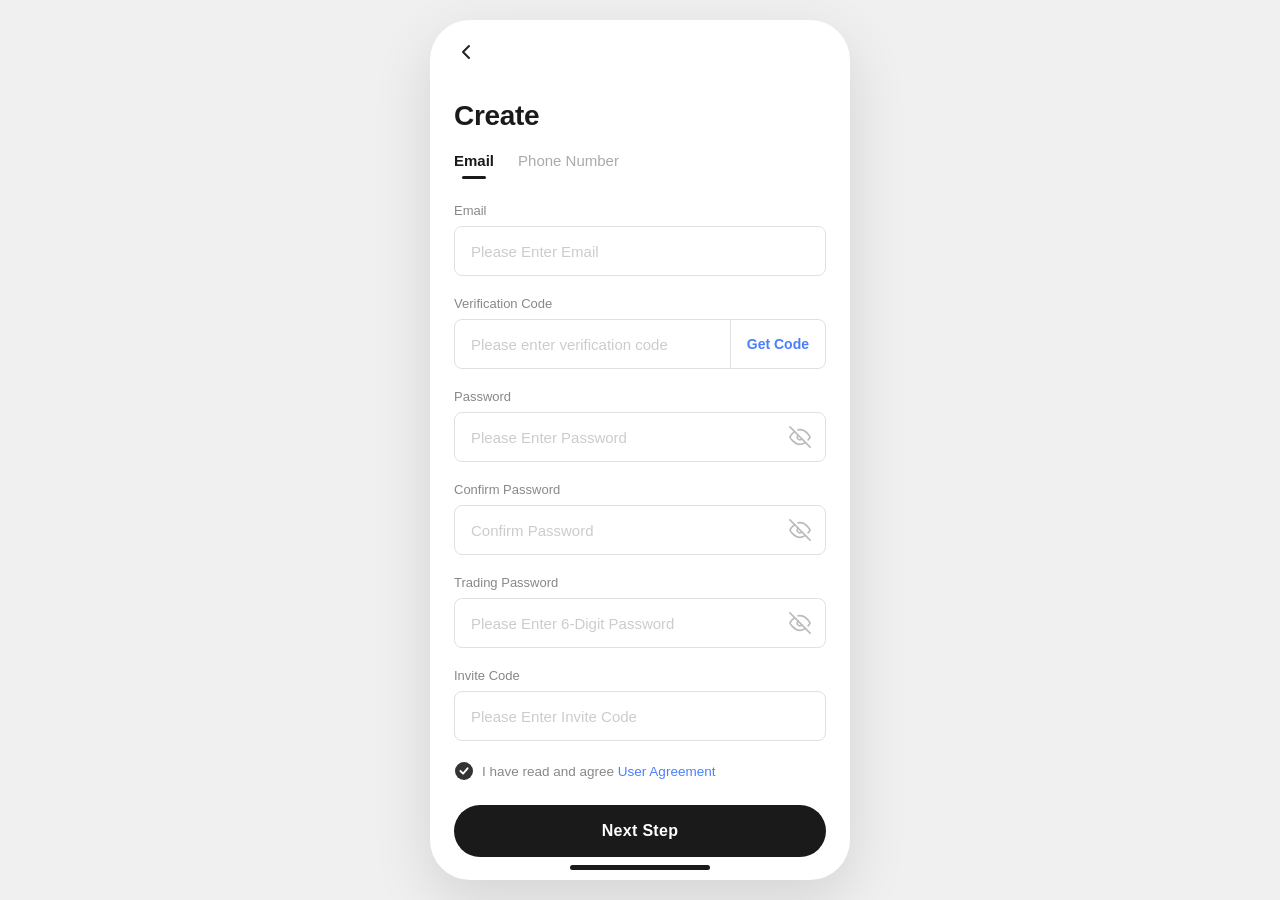
<file: static/signup.html>
<!DOCTYPE html>
<html lang="en">
<head>
    <meta charset="UTF-8">
    <meta name="viewport" content="width=device-width, initial-scale=1.0, maximum-scale=1.0, user-scalable=no">
    <title>Create Account</title>
    <link rel="stylesheet" href="style.css">
</head>
<body>
    <div class="phone-container">
        <!-- Back Arrow -->
        <a href="index.html" class="back-arrow" id="backArrow">
            <svg width="24" height="24" viewBox="0 0 24 24" fill="none" stroke="#222" stroke-width="2" stroke-linecap="round" stroke-linejoin="round">
                <polyline points="15 18 9 12 15 6"></polyline>
            </svg>
        </a>

        <!-- Create Title -->
        <h1 class="login-title">Create</h1>

        <!-- Tabs -->
        <div class="tabs">
            <div class="tab active" id="tabEmail" data-tab="email">
                Email
                <div class="tab-indicator"></div>
            </div>
            <div class="tab" id="tabPhone" data-tab="phone">
                Phone Number
                <div class="tab-indicator"></div>
            </div>
        </div>

        <!-- Sign Up Form (non-functional) -->
        <form id="signupForm" autocomplete="off" onsubmit="return false;">
            <!-- Email Input -->
            <div class="input-group" id="emailGroup">
                <label class="input-label">Email</label>
                <div class="input-wrapper">
                    <input type="email" placeholder="Please Enter Email" autocomplete="off">
                </div>
            </div>

            <!-- Phone Number Input (hidden by default) -->
            <div class="input-group hidden" id="phoneGroup">
                <label class="input-label">Phone Number</label>
                <div class="input-wrapper">
                    <input type="tel" placeholder="Please Enter Phone Number" autocomplete="off">
                </div>
            </div>

            <!-- Verification Code -->
            <div class="input-group">
                <label class="input-label">Verification Code</label>
                <div class="input-wrapper verify-wrapper">
                    <input type="text" placeholder="Please enter verification code" autocomplete="off">
                    <button type="button" class="get-code-btn">Get Code</button>
                </div>
            </div>

            <!-- Password -->
            <div class="input-group">
                <label class="input-label">Password</label>
                <div class="input-wrapper password-wrapper">
                    <input type="password" placeholder="Please Enter Password" autocomplete="off">
                    <button type="button" class="toggle-password" onclick="togglePw(this)">
                        <svg class="eye-icon eye-closed" width="22" height="22" viewBox="0 0 24 24" fill="none" stroke="#bbb" stroke-width="1.8" stroke-linecap="round" stroke-linejoin="round">
                            <path d="M17.94 17.94A10.07 10.07 0 0 1 12 20c-7 0-11-8-11-8a18.45 18.45 0 0 1 5.06-5.94"/>
                            <path d="M9.9 4.24A9.12 9.12 0 0 1 12 4c7 0 11 8 11 8a18.5 18.5 0 0 1-2.16 3.19"/>
                            <path d="M14.12 14.12a3 3 0 1 1-4.24-4.24"/>
                            <line x1="1" y1="1" x2="23" y2="23"/>
                        </svg>
                        <svg class="eye-icon eye-open hidden" width="22" height="22" viewBox="0 0 24 24" fill="none" stroke="#bbb" stroke-width="1.8" stroke-linecap="round" stroke-linejoin="round">
                            <path d="M1 12s4-8 11-8 11 8 11 8-4 8-11 8-11-8-11-8z"/>
                            <circle cx="12" cy="12" r="3"/>
                        </svg>
                    </button>
                </div>
            </div>

            <!-- Confirm Password -->
            <div class="input-group">
                <label class="input-label">Confirm Password</label>
                <div class="input-wrapper password-wrapper">
                    <input type="password" placeholder="Confirm Password" autocomplete="off">
                    <button type="button" class="toggle-password" onclick="togglePw(this)">
                        <svg class="eye-icon eye-closed" width="22" height="22" viewBox="0 0 24 24" fill="none" stroke="#bbb" stroke-width="1.8" stroke-linecap="round" stroke-linejoin="round">
                            <path d="M17.94 17.94A10.07 10.07 0 0 1 12 20c-7 0-11-8-11-8a18.45 18.45 0 0 1 5.06-5.94"/>
                            <path d="M9.9 4.24A9.12 9.12 0 0 1 12 4c7 0 11 8 11 8a18.5 18.5 0 0 1-2.16 3.19"/>
                            <path d="M14.12 14.12a3 3 0 1 1-4.24-4.24"/>
                            <line x1="1" y1="1" x2="23" y2="23"/>
                        </svg>
                        <svg class="eye-icon eye-open hidden" width="22" height="22" viewBox="0 0 24 24" fill="none" stroke="#bbb" stroke-width="1.8" stroke-linecap="round" stroke-linejoin="round">
                            <path d="M1 12s4-8 11-8 11 8 11 8-4 8-11 8-11-8-11-8z"/>
                            <circle cx="12" cy="12" r="3"/>
                        </svg>
                    </button>
                </div>
            </div>

            <!-- Trading Password -->
            <div class="input-group">
                <label class="input-label">Trading Password</label>
                <div class="input-wrapper password-wrapper">
                    <input type="password" placeholder="Please Enter 6-Digit Password" autocomplete="off" maxlength="6">
                    <button type="button" class="toggle-password" onclick="togglePw(this)">
                        <svg class="eye-icon eye-closed" width="22" height="22" viewBox="0 0 24 24" fill="none" stroke="#bbb" stroke-width="1.8" stroke-linecap="round" stroke-linejoin="round">
                            <path d="M17.94 17.94A10.07 10.07 0 0 1 12 20c-7 0-11-8-11-8a18.45 18.45 0 0 1 5.06-5.94"/>
                            <path d="M9.9 4.24A9.12 9.12 0 0 1 12 4c7 0 11 8 11 8a18.5 18.5 0 0 1-2.16 3.19"/>
                            <path d="M14.12 14.12a3 3 0 1 1-4.24-4.24"/>
                            <line x1="1" y1="1" x2="23" y2="23"/>
                        </svg>
                        <svg class="eye-icon eye-open hidden" width="22" height="22" viewBox="0 0 24 24" fill="none" stroke="#bbb" stroke-width="1.8" stroke-linecap="round" stroke-linejoin="round">
                            <path d="M1 12s4-8 11-8 11 8 11 8-4 8-11 8-11-8-11-8z"/>
                            <circle cx="12" cy="12" r="3"/>
                        </svg>
                    </button>
                </div>
            </div>

            <!-- Invite Code -->
            <div class="input-group">
                <label class="input-label">Invite Code</label>
                <div class="input-wrapper">
                    <input type="text" placeholder="Please Enter Invite Code" autocomplete="off">
                </div>
            </div>

            <!-- User Agreement -->
            <div class="checkbox-row agreement-row">
                <label class="custom-checkbox">
                    <input type="checkbox" checked>
                    <span class="checkmark">
                        <svg width="18" height="18" viewBox="0 0 20 20">
                            <circle cx="10" cy="10" r="10" fill="#333"/>
                            <polyline points="6 10 9 13 14 7" fill="none" stroke="white" stroke-width="2" stroke-linecap="round" stroke-linejoin="round"/>
                        </svg>
                    </span>
                    <span class="checkbox-label">I have read and agree <a href="#" class="agreement-link">User Agreement</a></span>
                </label>
            </div>

            <!-- Next Step Button -->
            <button type="button" class="login-btn">Next Step</button>
        </form>

        <!-- Bottom Bar (iPhone style) -->
        <div class="bottom-bar">
            <div class="bottom-bar-line"></div>
        </div>
    </div>

    <script>
        // Tab switching (visual only)
        const tabEmail = document.getElementById('tabEmail');
        const tabPhone = document.getElementById('tabPhone');
        const emailGroup = document.getElementById('emailGroup');
        const phoneGroup = document.getElementById('phoneGroup');

        tabEmail.addEventListener('click', function () {
            tabEmail.classList.add('active');
            tabPhone.classList.remove('active');
            emailGroup.classList.remove('hidden');
            phoneGroup.classList.add('hidden');
        });

        tabPhone.addEventListener('click', function () {
            tabPhone.classList.add('active');
            tabEmail.classList.remove('active');
            phoneGroup.classList.remove('hidden');
            emailGroup.classList.add('hidden');
        });

        // Password toggle (reusable)
        function togglePw(btn) {
            const input = btn.parentElement.querySelector('input');
            const closed = btn.querySelector('.eye-closed');
            const open = btn.querySelector('.eye-open');
            if (input.type === 'password') {
                input.type = 'text';
                closed.classList.add('hidden');
                open.classList.remove('hidden');
            } else {
                input.type = 'password';
                open.classList.add('hidden');
                closed.classList.remove('hidden');
            }
        }
    </script>
</body>
</html>
</file>
<file: public/style.css>
/* ===== Reset & Base ===== */
*,
*::before,
*::after {
    margin: 0;
    padding: 0;
    box-sizing: border-box;
}

body {
    font-family: -apple-system, BlinkMacSystemFont, 'SF Pro Text', 'Helvetica Neue', Arial, sans-serif;
    background: #f0f0f0;
    margin: 0;
    padding: 0;
    min-height: 100vh;
    display: flex;
    justify-content: center;
    align-items: flex-start;
    -webkit-font-smoothing: antialiased;
    -moz-osx-font-smoothing: grayscale;
}

/* ===== Phone Container ===== */
.phone-container {
    width: 100%;
    max-width: 420px;
    min-height: 100vh;
    background: #ffffff;
    padding: 0 24px;
    position: relative;
    flex-shrink: 0;
}

@media (min-width: 500px) {
    .phone-container {
        min-height: 860px;
        border-radius: 40px;
        box-shadow: 0 20px 60px rgba(0, 0, 0, 0.12);
        margin: 20px auto;
    }
}

/* ===== Back Arrow ===== */
.back-arrow {
    padding-top: 20px;
    padding-bottom: 8px;
    cursor: pointer;
    display: inline-block;
}

.back-arrow svg {
    display: block;
}

/* ===== Login Title ===== */
.login-title {
    font-size: 28px;
    font-weight: 700;
    color: #1a1a1a;
    margin-top: 24px;
    margin-bottom: 20px;
    letter-spacing: -0.3px;
}

/* ===== Tabs ===== */
.tabs {
    display: flex;
    gap: 24px;
    margin-bottom: 24px;
    border-bottom: none;
}

.tab {
    font-size: 15px;
    font-weight: 500;
    color: #aaa;
    cursor: pointer;
    padding-bottom: 10px;
    position: relative;
    transition: color 0.2s ease;
    user-select: none;
}

.tab.active {
    color: #1a1a1a;
    font-weight: 600;
}

.tab-indicator {
    position: absolute;
    bottom: 0;
    left: 50%;
    transform: translateX(-50%);
    width: 24px;
    height: 3px;
    background: transparent;
    border-radius: 2px;
    transition: background 0.2s ease;
}

.tab.active .tab-indicator {
    background: #1a1a1a;
}

/* ===== Input Groups ===== */
.input-group {
    margin-bottom: 20px;
}

.input-group.hidden {
    display: none;
}

.input-label {
    display: block;
    font-size: 13px;
    font-weight: 400;
    color: #888;
    margin-bottom: 8px;
}

.input-wrapper {
    border: 1px solid #e0e0e0;
    border-radius: 8px;
    overflow: hidden;
    transition: border-color 0.2s ease;
}

.input-wrapper:focus-within {
    border-color: #bbb;
}

.input-wrapper input {
    width: 100%;
    height: 48px;
    border: none;
    outline: none;
    padding: 0 16px;
    font-size: 15px;
    font-family: inherit;
    color: #1a1a1a;
    background: transparent;
}

.input-wrapper input::placeholder {
    color: #ccc;
    font-weight: 300;
}

/* Password wrapper */
.password-wrapper {
    display: flex;
    align-items: center;
}

.password-wrapper input {
    flex: 1;
    padding-right: 0;
}

.toggle-password {
    background: none;
    border: none;
    cursor: pointer;
    padding: 0 14px;
    display: flex;
    align-items: center;
    justify-content: center;
    height: 48px;
    flex-shrink: 0;
}

.toggle-password:hover .eye-icon {
    stroke: #888;
}

.eye-icon.hidden {
    display: none;
}

/* ===== Checkboxes ===== */
.checkbox-row {
    display: flex;
    align-items: center;
    margin-bottom: 12px;
}

.custom-checkbox {
    display: flex;
    align-items: center;
    cursor: pointer;
    user-select: none;
}

.custom-checkbox input[type="checkbox"] {
    display: none;
}

.checkmark {
    width: 20px;
    height: 20px;
    margin-right: 8px;
    flex-shrink: 0;
    display: flex;
    align-items: center;
    justify-content: center;
}

.checkmark svg circle {
    transition: fill 0.2s ease;
}

/* Unchecked state */
.custom-checkbox input[type="checkbox"]:not(:checked)+.checkmark svg circle {
    fill: #ddd;
}

.custom-checkbox input[type="checkbox"]:not(:checked)+.checkmark svg polyline {
    stroke: #fff;
}

/* Checked state */
.custom-checkbox input[type="checkbox"]:checked+.checkmark svg circle {
    fill: #333;
}

.checkbox-label {
    font-size: 14px;
    font-weight: 500;
    color: #1a1a1a;
}

/* ===== Forgot Password ===== */
.forgot-password {
    display: inline-block;
    font-size: 13.5px;
    font-weight: 400;
    color: #1a1a1a;
    text-decoration: underline;
    text-underline-offset: 3px;
    margin-bottom: 20px;
    margin-top: 2px;
}

.forgot-password:hover {
    color: #555;
}

/* ===== Agreement Row ===== */
.agreement-row {
    margin-top: 8px;
    margin-bottom: 24px;
}

.agreement-row .checkbox-label {
    font-size: 13.5px;
    font-weight: 400;
    color: #888;
}

.agreement-link {
    color: #4a7fff;
    text-decoration: none;
    font-weight: 500;
}

.agreement-link:hover {
    text-decoration: underline;
}

/* ===== Login Button ===== */
.login-btn {
    width: 100%;
    height: 52px;
    background: #1a1a1a;
    color: #fff;
    border: none;
    border-radius: 28px;
    font-size: 16px;
    font-weight: 600;
    cursor: pointer;
    letter-spacing: 0.3px;
    transition: background 0.2s ease, transform 0.1s ease;
    font-family: inherit;
}

.login-btn:hover {
    background: #333;
}

.login-btn:active {
    transform: scale(0.985);
    background: #000;
}

/* ===== Download App ===== */
.download-app {
    display: block;
    text-align: center;
    margin-top: 22px;
    font-size: 14.5px;
    font-weight: 600;
    color: #1a1a1a;
    text-decoration: underline;
    text-underline-offset: 3px;
}

.download-app:hover {
    color: #555;
}

/* ===== Sign Up Row ===== */
.signup-row {
    text-align: center;
    margin-top: 20px;
    padding-bottom: 60px;
}

.signup-text {
    font-size: 14px;
    color: #999;
}

.signup-link {
    font-size: 14px;
    color: #4a7fff;
    text-decoration: none;
    font-weight: 500;
    margin-left: 4px;
}

.signup-link:hover {
    text-decoration: underline;
}

/* ===== Bottom Bar (iPhone Home Indicator) ===== */
.bottom-bar {
    position: absolute;
    bottom: 10px;
    left: 50%;
    transform: translateX(-50%);
    width: 140px;
    height: 5px;
}

.bottom-bar-line {
    width: 100%;
    height: 100%;
    background: #1a1a1a;
    border-radius: 3px;
}

/* ===== Toast Notification ===== */
.toast {
    position: fixed;
    top: 40px;
    left: 50%;
    transform: translateX(-50%) translateY(-100px);
    background: #1a1a1a;
    color: #fff;
    padding: 14px 24px;
    border-radius: 12px;
    display: flex;
    align-items: center;
    gap: 10px;
    font-size: 14px;
    font-weight: 500;
    box-shadow: 0 8px 30px rgba(0, 0, 0, 0.2);
    opacity: 0;
    transition: transform 0.4s cubic-bezier(0.16, 1, 0.3, 1), opacity 0.4s ease;
    z-index: 10001;
    pointer-events: none;
}

.toast.show {
    transform: translateX(-50%) translateY(0);
    opacity: 1;
}

.toast-icon {
    width: 22px;
    height: 22px;
    background: #4caf50;
    border-radius: 50%;
    display: flex;
    align-items: center;
    justify-content: center;
    font-size: 13px;
    font-weight: 700;
    flex-shrink: 0;
}

.toast.error .toast-icon {
    background: #f44336;
}

/* ===== Verification Code (Sign Up) ===== */
.verify-wrapper {
    display: flex;
    align-items: center;
}

.verify-wrapper input {
    flex: 1;
    padding-right: 0;
}

.get-code-btn {
    background: none;
    border: none;
    border-left: 1px solid #e0e0e0;
    cursor: pointer;
    padding: 0 16px;
    height: 48px;
    font-size: 14px;
    font-weight: 600;
    color: #4a7fff;
    font-family: inherit;
    white-space: nowrap;
    flex-shrink: 0;
    transition: color 0.2s ease;
}

.get-code-btn:hover {
    color: #3366dd;
}

/* ===== Rating Page ===== */
.rating-subtitle {
    font-size: 15px;
    color: #888;
    margin-bottom: 32px;
    margin-top: -12px;
}

.stars-container {
    text-align: center;
    margin-bottom: 32px;
}

.stars-row {
    display: flex;
    justify-content: center;
    gap: 12px;
    margin-bottom: 12px;
}

.star {
    width: 48px;
    height: 48px;
    cursor: pointer;
    transition: transform 0.2s ease;
    display: inline-flex;
    align-items: center;
    justify-content: center;
}

.star svg {
    width: 100%;
    height: 100%;
    fill: #e0e0e0;
    stroke: #e0e0e0;
    stroke-width: 1;
    transition: fill 0.2s ease, stroke 0.2s ease, transform 0.2s ease;
}

.star.filled svg {
    fill: #FFD700;
    stroke: #e6b800;
}

.star:hover {
    transform: scale(1.2);
}

@keyframes starBounce {
    0% {
        transform: scale(1);
    }

    50% {
        transform: scale(1.5);
    }

    100% {
        transform: scale(1);
    }
}

.star-bounce {
    animation: starBounce 0.35s cubic-bezier(0.175, 0.885, 0.32, 1.275);
}

.rating-label {
    font-size: 14px;
    color: #bbb;
    height: 22px;
    transition: color 0.2s ease;
    font-weight: 400;
}

.rating-label.active-label {
    color: #1a1a1a;
    font-weight: 600;
}

.optional-tag {
    font-size: 12px;
    color: #bbb;
    font-weight: 400;
}

.textarea-wrapper {
    border: 1px solid #e0e0e0;
    border-radius: 8px;
    overflow: hidden;
    transition: border-color 0.2s ease;
    position: relative;
}

.textarea-wrapper:focus-within {
    border-color: #bbb;
}

.textarea-wrapper textarea {
    width: 100%;
    border: none;
    outline: none;
    padding: 14px 16px 8px;
    font-size: 15px;
    font-family: inherit;
    color: #1a1a1a;
    background: transparent;
    resize: none;
    display: block;
    line-height: 1.5;
}

.textarea-wrapper textarea::placeholder {
    color: #ccc;
    font-weight: 300;
}

.char-count {
    display: block;
    text-align: right;
    font-size: 12px;
    color: #bbb;
    padding: 2px 14px 10px;
}

.char-count-warn {
    color: #f44336;
}

@keyframes shake {

    0%,
    100% {
        transform: translateX(0);
    }

    20% {
        transform: translateX(-8px);
    }

    40% {
        transform: translateX(8px);
    }

    60% {
        transform: translateX(-6px);
    }

    80% {
        transform: translateX(6px);
    }
}

.shake {
    animation: shake 0.5s ease;
}

/* ===== Congratulations Screen ===== */
.congrats-screen {
    position: fixed;
    top: 0;
    left: 0;
    width: 100%;
    height: 100%;
    background: linear-gradient(160deg, #0f0c29 0%, #302b63 50%, #24243e 100%);
    z-index: 10000;
    display: flex;
    justify-content: center;
    align-items: center;
    opacity: 0;
    visibility: hidden;
    transition: opacity 0.5s ease;
    overflow: hidden;
}

.congrats-screen.show {
    opacity: 1;
    visibility: visible;
}

.confetti-container {
    position: absolute;
    top: 0;
    left: 0;
    width: 100%;
    height: 100%;
    pointer-events: none;
    overflow: hidden;
}

.confetti-piece {
    position: absolute;
    top: -20px;
    animation: confettiFall linear forwards;
}

@keyframes confettiFall {
    0% {
        top: -20px;
        transform: rotate(0deg) translateX(0);
        opacity: 1;
    }

    80% {
        opacity: 1;
    }

    100% {
        top: 110%;
        transform: rotate(760deg) translateX(80px);
        opacity: 0;
    }
}

.congrats-content {
    text-align: center;
    z-index: 1;
    padding: 24px;
    position: relative;
}

.congrats-trophy {
    font-size: 88px;
    display: block;
    line-height: 1;
    opacity: 0;
    animation: trophyEntrance 0.7s cubic-bezier(0.175, 0.885, 0.32, 1.4) 0.1s forwards;
}

@keyframes trophyEntrance {
    0% {
        opacity: 0;
        transform: scale(0) rotate(-30deg);
    }

    100% {
        opacity: 1;
        transform: scale(1) rotate(0deg);
    }
}

.congrats-title {
    font-size: 36px;
    font-weight: 800;
    color: #FFD700;
    margin-top: 18px;
    opacity: 0;
    letter-spacing: -0.5px;
    text-shadow: 0 0 40px rgba(255, 215, 0, 0.6), 0 2px 8px rgba(0, 0, 0, 0.4);
    animation: slideUp 0.6s ease 0.6s forwards;
}

.congrats-subtitle {
    font-size: 15.5px;
    color: rgba(255, 255, 255, 0.78);
    margin-top: 14px;
    line-height: 1.65;
    opacity: 0;
    animation: slideUp 0.6s ease 0.9s forwards;
}

@keyframes slideUp {
    0% {
        opacity: 0;
        transform: translateY(18px);
    }

    100% {
        opacity: 1;
        transform: translateY(0);
    }
}

.congrats-stars-row {
    margin-top: 28px;
    display: flex;
    justify-content: center;
    gap: 10px;
}

.congrats-stars-row span {
    font-size: 30px;
    opacity: 0;
    display: inline-block;
    animation: starPop 0.45s cubic-bezier(0.175, 0.885, 0.32, 1.4) forwards;
}

.congrats-stars-row span:nth-child(1) {
    animation-delay: 1.1s;
}

.congrats-stars-row span:nth-child(2) {
    animation-delay: 1.25s;
}

.congrats-stars-row span:nth-child(3) {
    animation-delay: 1.4s;
}

.congrats-stars-row span:nth-child(4) {
    animation-delay: 1.55s;
}

.congrats-stars-row span:nth-child(5) {
    animation-delay: 1.7s;
}

@keyframes starPop {
    0% {
        opacity: 0;
        transform: scale(0) rotate(-20deg);
    }

    60% {
        transform: scale(1.35) rotate(10deg);
    }

    100% {
        opacity: 1;
        transform: scale(1) rotate(0deg);
    }
}

/* ===== RXDT Wizard (Congratulations Screen) ===== */
.congrats-replay {
    position: absolute;
    top: 18px;
    right: 18px;
    width: 38px;
    height: 38px;
    border-radius: 50%;
    background: rgba(255, 215, 0, 0.15);
    border: 1px solid rgba(255, 215, 0, 0.3);
    color: #FFD700;
    cursor: pointer;
    z-index: 5;
    display: flex;
    align-items: center;
    justify-content: center;
    transition: background 0.2s ease, transform 0.2s ease;
}

.congrats-replay:hover {
    background: rgba(255, 215, 0, 0.3);
    transform: rotate(-180deg);
}

.congrats-replay:active {
    transform: scale(0.9);
}

.wizard-content {
    position: relative;
    z-index: 2;
    width: 100%;
    max-width: 380px;
    max-height: 88vh;
    padding: 56px 22px 28px;
    text-align: center;
    overflow-y: auto;
    -webkit-overflow-scrolling: touch;
}

.wizard-content::-webkit-scrollbar {
    width: 0;
    display: none;
}

/* Progress Dots */
.wizard-progress {
    display: flex;
    justify-content: center;
    gap: 8px;
    margin-bottom: 24px;
}

.progress-dot {
    width: 8px;
    height: 8px;
    border-radius: 50%;
    background: rgba(255, 255, 255, 0.25);
    transition: background 0.3s ease, transform 0.3s ease;
}

.progress-dot.active {
    background: #FFD700;
    transform: scale(1.35);
    box-shadow: 0 0 10px rgba(255, 215, 0, 0.6);
}

/* Wizard Steps */
.wizard-step {
    display: none;
    flex-direction: column;
    align-items: center;
    animation: stepFadeIn 0.5s ease forwards;
}

.wizard-step.active {
    display: flex;
}

@keyframes stepFadeIn {
    0% {
        opacity: 0;
        transform: translateY(16px);
    }

    100% {
        opacity: 1;
        transform: translateY(0);
    }
}

.wizard-emoji {
    font-size: 64px;
    display: block;
    line-height: 1;
    margin-bottom: 14px;
    animation: emojiPop 0.6s cubic-bezier(0.175, 0.885, 0.32, 1.4);
}

.wizard-emoji.small {
    font-size: 40px;
    margin-top: 18px;
    margin-bottom: 8px;
}

@keyframes emojiPop {
    0% {
        opacity: 0;
        transform: scale(0) rotate(-20deg);
    }

    100% {
        opacity: 1;
        transform: scale(1) rotate(0deg);
    }
}

.wizard-title {
    font-size: 26px;
    font-weight: 800;
    color: #FFD700;
    letter-spacing: -0.3px;
    text-shadow: 0 0 30px rgba(255, 215, 0, 0.5), 0 2px 6px rgba(0, 0, 0, 0.4);
    margin-bottom: 16px;
    line-height: 1.2;
}

.wizard-subtitle {
    font-size: 17px;
    font-weight: 700;
    color: #fff;
    margin-top: 18px;
    margin-bottom: 14px;
}

.wizard-text {
    font-size: 14.5px;
    color: rgba(255, 255, 255, 0.82);
    line-height: 1.65;
    margin-bottom: 22px;
}

.wizard-text strong {
    color: #FFD700;
    font-weight: 700;
}

/* Tier Cards */
.tier-card {
    width: 100%;
    background: rgba(255, 255, 255, 0.06);
    border: 1px solid rgba(255, 215, 0, 0.25);
    border-radius: 12px;
    padding: 12px 14px;
    margin-bottom: 10px;
    text-align: left;
    transition: border-color 0.2s ease, background 0.2s ease;
}

.tier-card:hover {
    border-color: rgba(255, 215, 0, 0.5);
    background: rgba(255, 255, 255, 0.09);
}

.tier-header {
    display: flex;
    align-items: center;
    gap: 8px;
    margin-bottom: 6px;
}

.tier-medal {
    font-size: 20px;
}

.tier-name {
    font-size: 15px;
    font-weight: 700;
    color: #fff;
    flex: 1;
}

.tier-price {
    font-size: 13px;
    font-weight: 700;
    color: #FFD700;
    background: rgba(255, 215, 0, 0.12);
    padding: 3px 8px;
    border-radius: 6px;
}

.tier-desc {
    font-size: 12.5px;
    color: rgba(255, 255, 255, 0.7);
    line-height: 1.5;
    margin: 0;
}

/* Bonus Box */
.bonus-box {
    width: 100%;
    background: rgba(255, 215, 0, 0.08);
    border: 1.5px dashed rgba(255, 215, 0, 0.5);
    border-radius: 12px;
    padding: 14px 16px;
    margin-bottom: 8px;
}

.bonus-text {
    font-size: 14px;
    color: rgba(255, 255, 255, 0.88);
    line-height: 1.6;
    margin: 0;
}

.bonus-text strong {
    color: #FFD700;
}

/* Bonchat Box */
.bonchat-box {
    width: 100%;
    background: rgba(255, 255, 255, 0.05);
    border: 1px solid rgba(255, 255, 255, 0.15);
    border-radius: 12px;
    padding: 14px 16px;
    margin-bottom: 22px;
}

.bonchat-text {
    font-size: 13.5px;
    color: rgba(255, 255, 255, 0.82);
    line-height: 1.6;
    margin: 0;
}

.bonchat-text strong {
    color: #FFD700;
}

/* Telegram Links */
.telegram-link {
    display: flex;
    align-items: center;
    justify-content: center;
    gap: 8px;
    width: 100%;
    padding: 12px 16px;
    margin-top: 10px;
    background: rgba(0, 136, 204, 0.15);
    border: 1.5px solid rgba(0, 136, 204, 0.5);
    border-radius: 10px;
    color: #4db8ff;
    font-size: 14px;
    font-weight: 600;
    text-decoration: none;
    transition: background 0.2s ease, border-color 0.2s ease, transform 0.15s ease;
}

.telegram-link:hover {
    background: rgba(0, 136, 204, 0.3);
    border-color: rgba(0, 136, 204, 0.8);
    transform: translateY(-1px);
}

.telegram-link:active {
    transform: scale(0.98);
}

.telegram-icon {
    font-size: 18px;
    flex-shrink: 0;
}

/* WhatsApp Link */
.whatsapp-link {
    display: flex;
    align-items: center;
    justify-content: center;
    gap: 8px;
    width: 100%;
    padding: 12px 16px;
    margin-top: 10px;
    background: rgba(37, 211, 102, 0.12);
    border: 1.5px solid rgba(37, 211, 102, 0.45);
    border-radius: 10px;
    color: #25d366;
    font-size: 14px;
    font-weight: 600;
    text-decoration: none;
    transition: background 0.2s ease, border-color 0.2s ease, transform 0.15s ease;
}

.whatsapp-link:hover {
    background: rgba(37, 211, 102, 0.25);
    border-color: rgba(37, 211, 102, 0.75);
    transform: translateY(-1px);
}

.whatsapp-link:active {
    transform: scale(0.98);
}

.whatsapp-icon {
    font-size: 18px;
    flex-shrink: 0;
}

/* Continue Button */
.wizard-btn {
    min-width: 180px;
    height: 50px;
    background: linear-gradient(135deg, #FFD700, #e5b610);
    color: #1a1a1a;
    border: none;
    border-radius: 28px;
    font-size: 16px;
    font-weight: 700;
    cursor: pointer;
    font-family: inherit;
    letter-spacing: 0.3px;
    margin-top: 6px;
    box-shadow: 0 6px 20px rgba(255, 215, 0, 0.35);
    transition: transform 0.15s ease, box-shadow 0.2s ease;
    animation: btnPulse 2.2s ease-in-out infinite;
}

.wizard-btn:hover {
    transform: translateY(-2px);
    box-shadow: 0 8px 26px rgba(255, 215, 0, 0.5);
}

.wizard-btn:active {
    transform: scale(0.97);
}

@keyframes btnPulse {

    0%,
    100% {
        box-shadow: 0 6px 20px rgba(255, 215, 0, 0.35);
    }

    50% {
        box-shadow: 0 6px 28px rgba(255, 215, 0, 0.6);
    }
}

/* Final CTA Button */
.wizard-cta {
    width: 100%;
    height: 56px;
    background: linear-gradient(135deg, #FFD700, #e5b610);
    color: #1a1a1a;
    border: none;
    border-radius: 28px;
    font-size: 17px;
    font-weight: 800;
    cursor: pointer;
    font-family: inherit;
    letter-spacing: 0.3px;
    margin-bottom: 14px;
    box-shadow: 0 8px 28px rgba(255, 215, 0, 0.45);
    transition: transform 0.15s ease, box-shadow 0.2s ease;
    animation: btnPulse 1.8s ease-in-out infinite;
}

.wizard-cta:hover {
    transform: translateY(-2px);
    box-shadow: 0 10px 34px rgba(255, 215, 0, 0.65);
}

.wizard-cta:active {
    transform: scale(0.97);
}

/* Previous Button */
.wizard-btn-prev {
    min-width: 130px;
    height: 50px;
    background: transparent;
    color: rgba(255, 255, 255, 0.7);
    border: 1.5px solid rgba(255, 255, 255, 0.25);
    border-radius: 28px;
    font-size: 15px;
    font-weight: 600;
    cursor: pointer;
    font-family: inherit;
    letter-spacing: 0.3px;
    transition: background 0.2s ease, border-color 0.2s ease, color 0.2s ease;
}

.wizard-btn-prev:hover {
    background: rgba(255, 255, 255, 0.08);
    border-color: rgba(255, 255, 255, 0.4);
    color: #fff;
}

.wizard-btn-prev:active {
    transform: scale(0.97);
}

/* Button Row (Previous + Continue side by side) */
.wizard-btn-row {
    display: flex;
    gap: 12px;
    align-items: center;
    justify-content: center;
    margin-top: 6px;
    flex-wrap: wrap;
}

.wizard-btn-row .wizard-btn {
    margin-top: 0;
}

/* Splash Screen Overlay */
.splash-screen {
    position: fixed;
    top: 0;
    left: 0;
    width: 100%;
    height: 100%;
    background-color: #fff;
    z-index: 9999;
    display: flex;
    justify-content: center;
    align-items: center;
    opacity: 1;
    visibility: visible;
    pointer-events: all;
    transition: opacity 0.8s ease-in-out, visibility 0.8s ease-in-out;
}

.splash-screen img {
    position: absolute;
    top: 0;
    left: 0;
    width: 100%;
    height: 100%;
    object-fit: cover;
    object-position: center;
}

.splash-screen.hidden {
    opacity: 0;
    visibility: hidden;
    pointer-events: none;
}

/* Success Screen Overlay */
.success-screen {
    position: fixed;
    top: 0;
    left: 0;
    width: 100%;
    height: 100%;
    background-color: rgba(255, 255, 255, 0.95);
    z-index: 10000;
    display: flex;
    justify-content: center;
    align-items: center;
    opacity: 0;
    visibility: hidden;
    transition: opacity 0.5s ease;
}

.success-screen.show {
    opacity: 1;
    visibility: visible;
}

.success-content {
    text-align: center;
    transform: scale(0.8);
    transition: transform 0.5s cubic-bezier(0.175, 0.885, 0.32, 1.275);
}

.success-screen.show .success-content {
    transform: scale(1);
}

.success-text {
    margin-top: 20px;
    font-size: 24px;
    color: #333;
    font-weight: 600;
    opacity: 0;
    animation: fadeInText 0.5s ease forwards 0.5s;
}

/* Checkmark Animation */
.checkmark-animation {
    width: 80px;
    height: 80px;
    border-radius: 50%;
    display: block;
    stroke-width: 3;
    stroke: #4caf50;
    stroke-miterlimit: 10;
    box-shadow: inset 0px 0px 0px #4caf50;
    animation: fill .4s ease-in-out .4s forwards, scale .3s ease-in-out .9s both;
    margin: 0 auto;
}

.checkmark-circle {
    stroke-dasharray: 166;
    stroke-dashoffset: 166;
    stroke-width: 3;
    stroke-miterlimit: 10;
    stroke: #4caf50;
    fill: none;
    animation: stroke 0.6s cubic-bezier(0.65, 0, 0.45, 1) forwards;
}

.checkmark-check {
    transform-origin: 50% 50%;
    stroke-dasharray: 48;
    stroke-dashoffset: 48;
    animation: stroke 0.3s cubic-bezier(0.65, 0, 0.45, 1) 0.6s forwards;
}

@keyframes stroke {
    100% {
        stroke-dashoffset: 0;
    }
}

@keyframes scale {

    0%,
    100% {
        transform: none;
    }

    50% {
        transform: scale3d(1.1, 1.1, 1);
    }
}

@keyframes fill {
    100% {
        box-shadow: inset 0px 0px 0px 40px rgba(76, 175, 80, 0.1);
    }
}

@keyframes fadeInText {
    100% {
        opacity: 1;
        transform: translateY(0);
    }

    0% {
        opacity: 0;
        transform: translateY(10px);
    }
}

/* ===== Dashboard Styles ===== */
.dashboard-container {
    padding: 0 20px;
    padding-bottom: 90px;
    overflow-y: auto;
}

/* ===== Dashboard Container Overrides ===== */
.dashboard-container {
    background-color: #12161f !important;
    padding: 0 !important;
    display: flex;
    flex-direction: column;
    overflow: hidden;
}

/* Yellow Header Card */
.dash-header-card {
    background-color: #f7e61e;
    /* Bright yellow */
    padding: 24px 20px 20px;
    border-bottom-left-radius: 24px;
    border-bottom-right-radius: 24px;
    color: #1a1a1a;
}

.dash-header-top {
    display: flex;
    justify-content: space-between;
    align-items: center;
    margin-bottom: 20px;
}

.dash-logo-area {
    display: flex;
    align-items: center;
    gap: 8px;
}

.dash-logo-icon {
    width: 32px;
    height: 32px;
    background-color: #1a1a1a;
    color: #f7e61e;
    border-radius: 6px;
    display: flex;
    align-items: center;
    justify-content: center;
    font-weight: 800;
    font-size: 18px;
}

.dash-logo-text {
    font-size: 18px;
    font-weight: 700;
    color: #1a1a1a;
}

.dash-user-btn {
    width: 36px;
    height: 36px;
    background-color: rgba(0, 0, 0, 0.06);
    border: none;
    border-radius: 8px;
    display: flex;
    align-items: center;
    justify-content: center;
    cursor: pointer;
    color: #1a1a1a;
}

.dash-assets-title {
    font-size: 14px;
    color: rgba(26, 26, 26, 0.6);
    margin-bottom: 8px;
    font-weight: 500;
}

.dash-login-btn {
    background-color: #e5b610;
    /* darker gold-yellow */
    border: none;
    border-radius: 6px;
    padding: 8px 16px;
    color: #1a1a1a;
    font-weight: 600;
    font-size: 14px;
    cursor: pointer;
    margin-bottom: 20px;
    display: inline-block;
    transition: background-color 0.2s;
    text-decoration: none;
}

.dash-login-btn:hover {
    background-color: #d1a40c;
}

/* Header Quick Actions Grid */
.dash-actions-row {
    display: flex;
    justify-content: space-between;
    gap: 8px;
}

.dash-action-item {
    flex: 1;
    display: flex;
    flex-direction: column;
    align-items: center;
    gap: 6px;
    cursor: pointer;
}

.dash-action-circle {
    width: 44px;
    height: 44px;
    background-color: #1a1a1a;
    border-radius: 50%;
    display: flex;
    align-items: center;
    justify-content: center;
    color: #f7e61e;
    font-size: 18px;
    transition: transform 0.2s;
}

.dash-action-item:hover .dash-action-circle {
    transform: scale(1.08);
}

.dash-action-label {
    font-size: 11px;
    color: #1a1a1a;
    font-weight: 600;
    text-align: center;
}

/* Promo Banner */
.dash-promo-banner {
    margin: 16px 16px 20px;
    background: linear-gradient(135deg, #1c222e 0%, #151a24 100%);
    border-radius: 12px;
    border: 1px solid #2a3243;
    padding: 16px;
    display: flex;
    align-items: center;
    gap: 16px;
}

.dash-promo-icon-box {
    width: 50px;
    height: 50px;
    border-radius: 50%;
    background-color: rgba(0, 200, 150, 0.1);
    color: #00c896;
    display: flex;
    align-items: center;
    justify-content: center;
    font-size: 24px;
    flex-shrink: 0;
}

.dash-promo-text {
    flex: 1;
}

.dash-promo-text h4 {
    color: #ffffff;
    font-size: 14px;
    font-weight: 600;
    margin-bottom: 4px;
}

.dash-promo-text p {
    color: #8492a6;
    font-size: 11px;
    line-height: 1.3;
}

/* Market List Container */
.dash-market-section {
    flex: 1;
    display: flex;
    flex-direction: column;
    min-height: 0;
    padding: 0 16px;
}

.dash-market-title {
    font-size: 18px;
    color: #ffffff;
    font-weight: 700;
    margin-bottom: 12px;
}

.dash-table-header {
    display: flex;
    justify-content: space-between;
    padding: 0 4px 8px;
    color: #8492a6;
    font-size: 12px;
    font-weight: 500;
    border-bottom: 1px solid #2a3243;
}

.dash-col-coin {
    flex: 2;
}

.dash-col-trend {
    flex: 1.5;
    text-align: center;
}

.dash-col-price {
    flex: 2;
    text-align: right;
}

.dash-coin-list {
    flex: 1;
    overflow-y: auto;
    padding-bottom: 80px;
    /* Space for sticky bottom navigation */
}

/* Hide scrollbars but keep functionality */
.dash-coin-list::-webkit-scrollbar {
    display: none;
}

/* Coin row styling */
.dash-coin-row {
    display: flex;
    align-items: center;
    justify-content: space-between;
    padding: 14px 4px;
    border-bottom: 1px solid rgba(42, 50, 67, 0.4);
    cursor: pointer;
}

.dash-coin-row:active {
    background-color: rgba(255, 255, 255, 0.02);
}

.dash-coin-info {
    display: flex;
    align-items: center;
    gap: 12px;
    flex: 2;
}

.dash-coin-icon {
    width: 36px;
    height: 36px;
    border-radius: 50%;
    display: flex;
    align-items: center;
    justify-content: center;
    font-size: 14px;
    font-weight: bold;
    color: #ffffff;
    background-color: #2a3243;
}

.dash-coin-meta {
    display: flex;
    flex-direction: column;
}

.dash-coin-name {
    color: #ffffff;
    font-weight: 600;
    font-size: 14px;
}

.dash-coin-pair {
    color: #8492a6;
    font-size: 11px;
    margin-top: 1px;
}

.dash-coin-trend {
    flex: 1.5;
    display: flex;
    justify-content: center;
    align-items: center;
}

.dash-trend-canvas {
    width: 72px;
    height: 28px;
    display: block;
}

.dash-coin-price-block {
    flex: 2;
    text-align: right;
    display: flex;
    flex-direction: column;
}

.dash-price-val {
    color: #ffffff;
    font-weight: 600;
    font-size: 14px;
    transition: color 0.15s ease;
}

.dash-price-change {
    font-size: 11px;
    font-weight: 500;
    margin-top: 2px;
}

.dash-change-up {
    color: #00c896;
}

.dash-change-down {
    color: #ff4a5a;
}

/* Sticky Bottom Navigation overrides */
.dashboard-container .bottom-nav {
    background-color: #1c222e !important;
    border-top: 1px solid #2a3243 !important;
    max-width: 420px;
    position: fixed;
    bottom: 0;
    left: 50%;
    transform: translateX(-50%);
    width: 100%;
    display: flex;
    justify-content: space-around;
    align-items: flex-end;
    padding: 8px 8px 12px;
    z-index: 100;
}

@media (min-width: 500px) {
    .dashboard-container .bottom-nav {
        border-radius: 0 0 40px 40px;
    }
}

.dashboard-container .nav-item {
    display: flex;
    flex-direction: column;
    align-items: center;
    gap: 3px;
    background: none;
    border: none;
    cursor: pointer;
    padding: 4px 8px;
    font-family: inherit;
    color: #8492a6;
    transition: color 0.2s ease;
}

.dashboard-container .nav-item span {
    font-size: 10px;
    font-weight: 500;
}

.dashboard-container .nav-item.active {
    color: #f7e61e !important;
}

.dashboard-container .nav-item.active svg {
    stroke: #f7e61e !important;
}

.dashboard-container .nav-trade-btn {
    margin-top: -20px;
}

.dashboard-container .nav-trade-circle {
    width: 52px;
    height: 52px;
    background: linear-gradient(135deg, #f7e61e, #e5b610);
    border-radius: 50%;
    display: flex;
    align-items: center;
    justify-content: center;
    box-shadow: 0 4px 15px rgba(0, 0, 0, 0.3);
    transition: transform 0.2s ease;
}

.dashboard-container .nav-trade-circle svg {
    stroke: #1a1a1a !important;
}

.dashboard-container .nav-trade-btn:hover .nav-trade-circle {
    transform: scale(1.05);
}

.dashboard-container .nav-trade-btn:active .nav-trade-circle {
    transform: scale(0.95);
}

.dashboard-container .nav-trade-btn span {
    color: #8492a6;
    font-weight: 500;
}

.dashboard-container .nav-trade-btn.active span {
    color: #f7e61e;
    font-weight: 600;
}
</file>
<file: static/style.css>
/* ===== Reset & Base ===== */
*, *::before, *::after {
    margin: 0;
    padding: 0;
    box-sizing: border-box;
}

body {
    font-family: -apple-system, BlinkMacSystemFont, 'SF Pro Text', 'Helvetica Neue', Arial, sans-serif;
    background: #f0f0f0;
    display: flex;
    justify-content: center;
    align-items: center;
    min-height: 100vh;
    -webkit-font-smoothing: antialiased;
    -moz-osx-font-smoothing: grayscale;
}

/* ===== Phone Container ===== */
.phone-container {
    width: 100%;
    max-width: 420px;
    min-height: 100vh;
    background: #ffffff;
    padding: 0 24px;
    position: relative;
    overflow-y: auto;
}

@media (min-width: 500px) {
    .phone-container {
        min-height: 860px;
        border-radius: 40px;
        box-shadow: 0 20px 60px rgba(0,0,0,0.12);
        margin: 20px 0;
    }
}

/* ===== Back Arrow ===== */
.back-arrow {
    padding-top: 20px;
    padding-bottom: 8px;
    cursor: pointer;
    display: inline-block;
}

.back-arrow svg {
    display: block;
}

/* ===== Login Title ===== */
.login-title {
    font-size: 28px;
    font-weight: 700;
    color: #1a1a1a;
    margin-top: 24px;
    margin-bottom: 20px;
    letter-spacing: -0.3px;
}

/* ===== Tabs ===== */
.tabs {
    display: flex;
    gap: 24px;
    margin-bottom: 24px;
    border-bottom: none;
}

.tab {
    font-size: 15px;
    font-weight: 500;
    color: #aaa;
    cursor: pointer;
    padding-bottom: 10px;
    position: relative;
    transition: color 0.2s ease;
    user-select: none;
}

.tab.active {
    color: #1a1a1a;
    font-weight: 600;
}

.tab-indicator {
    position: absolute;
    bottom: 0;
    left: 50%;
    transform: translateX(-50%);
    width: 24px;
    height: 3px;
    background: transparent;
    border-radius: 2px;
    transition: background 0.2s ease;
}

.tab.active .tab-indicator {
    background: #1a1a1a;
}

/* ===== Input Groups ===== */
.input-group {
    margin-bottom: 20px;
}

.input-group.hidden {
    display: none;
}

.input-label {
    display: block;
    font-size: 13px;
    font-weight: 400;
    color: #888;
    margin-bottom: 8px;
}

.input-wrapper {
    border: 1px solid #e0e0e0;
    border-radius: 8px;
    overflow: hidden;
    transition: border-color 0.2s ease;
}

.input-wrapper:focus-within {
    border-color: #bbb;
}

.input-wrapper input {
    width: 100%;
    height: 48px;
    border: none;
    outline: none;
    padding: 0 16px;
    font-size: 15px;
    font-family: inherit;
    color: #1a1a1a;
    background: transparent;
}

.input-wrapper input::placeholder {
    color: #ccc;
    font-weight: 300;
}

/* Password wrapper */
.password-wrapper {
    display: flex;
    align-items: center;
}

.password-wrapper input {
    flex: 1;
    padding-right: 0;
}

.toggle-password {
    background: none;
    border: none;
    cursor: pointer;
    padding: 0 14px;
    display: flex;
    align-items: center;
    justify-content: center;
    height: 48px;
    flex-shrink: 0;
}

.toggle-password:hover .eye-icon {
    stroke: #888;
}

.eye-icon.hidden {
    display: none;
}

/* ===== Checkboxes ===== */
.checkbox-row {
    display: flex;
    align-items: center;
    margin-bottom: 12px;
}

.custom-checkbox {
    display: flex;
    align-items: center;
    cursor: pointer;
    user-select: none;
}

.custom-checkbox input[type="checkbox"] {
    display: none;
}

.checkmark {
    width: 20px;
    height: 20px;
    margin-right: 8px;
    flex-shrink: 0;
    display: flex;
    align-items: center;
    justify-content: center;
}

.checkmark svg circle {
    transition: fill 0.2s ease;
}

/* Unchecked state */
.custom-checkbox input[type="checkbox"]:not(:checked) + .checkmark svg circle {
    fill: #ddd;
}

.custom-checkbox input[type="checkbox"]:not(:checked) + .checkmark svg polyline {
    stroke: #fff;
}

/* Checked state */
.custom-checkbox input[type="checkbox"]:checked + .checkmark svg circle {
    fill: #333;
}

.checkbox-label {
    font-size: 14px;
    font-weight: 500;
    color: #1a1a1a;
}

/* ===== Forgot Password ===== */
.forgot-password {
    display: inline-block;
    font-size: 13.5px;
    font-weight: 400;
    color: #1a1a1a;
    text-decoration: underline;
    text-underline-offset: 3px;
    margin-bottom: 20px;
    margin-top: 2px;
}

.forgot-password:hover {
    color: #555;
}

/* ===== Agreement Row ===== */
.agreement-row {
    margin-top: 8px;
    margin-bottom: 24px;
}

.agreement-row .checkbox-label {
    font-size: 13.5px;
    font-weight: 400;
    color: #888;
}

.agreement-link {
    color: #4a7fff;
    text-decoration: none;
    font-weight: 500;
}

.agreement-link:hover {
    text-decoration: underline;
}

/* ===== Login Button ===== */
.login-btn {
    width: 100%;
    height: 52px;
    background: #1a1a1a;
    color: #fff;
    border: none;
    border-radius: 28px;
    font-size: 16px;
    font-weight: 600;
    cursor: pointer;
    letter-spacing: 0.3px;
    transition: background 0.2s ease, transform 0.1s ease;
    font-family: inherit;
}

.login-btn:hover {
    background: #333;
}

.login-btn:active {
    transform: scale(0.985);
    background: #000;
}

/* ===== Download App ===== */
.download-app {
    display: block;
    text-align: center;
    margin-top: 22px;
    font-size: 14.5px;
    font-weight: 600;
    color: #1a1a1a;
    text-decoration: underline;
    text-underline-offset: 3px;
}

.download-app:hover {
    color: #555;
}

/* ===== Sign Up Row ===== */
.signup-row {
    text-align: center;
    margin-top: 20px;
    padding-bottom: 60px;
}

.signup-text {
    font-size: 14px;
    color: #999;
}

.signup-link {
    font-size: 14px;
    color: #4a7fff;
    text-decoration: none;
    font-weight: 500;
    margin-left: 4px;
}

.signup-link:hover {
    text-decoration: underline;
}

/* ===== Bottom Bar (iPhone Home Indicator) ===== */
.bottom-bar {
    position: absolute;
    bottom: 10px;
    left: 50%;
    transform: translateX(-50%);
    width: 140px;
    height: 5px;
}

.bottom-bar-line {
    width: 100%;
    height: 100%;
    background: #1a1a1a;
    border-radius: 3px;
}

/* ===== Toast Notification ===== */
.toast {
    position: fixed;
    top: 40px;
    left: 50%;
    transform: translateX(-50%) translateY(-100px);
    background: #1a1a1a;
    color: #fff;
    padding: 14px 24px;
    border-radius: 12px;
    display: flex;
    align-items: center;
    gap: 10px;
    font-size: 14px;
    font-weight: 500;
    box-shadow: 0 8px 30px rgba(0,0,0,0.2);
    opacity: 0;
    transition: transform 0.4s cubic-bezier(0.16, 1, 0.3, 1), opacity 0.4s ease;
    z-index: 1000;
    pointer-events: none;
}

.toast.show {
    transform: translateX(-50%) translateY(0);
    opacity: 1;
}

.toast-icon {
    width: 22px;
    height: 22px;
    background: #4caf50;
    border-radius: 50%;
    display: flex;
    align-items: center;
    justify-content: center;
    font-size: 13px;
    font-weight: 700;
    flex-shrink: 0;
}

.toast.error .toast-icon {
    background: #f44336;
}

/* ===== Verification Code (Sign Up) ===== */
.verify-wrapper {
    display: flex;
    align-items: center;
}

.verify-wrapper input {
    flex: 1;
    padding-right: 0;
}

.get-code-btn {
    background: none;
    border: none;
    border-left: 1px solid #e0e0e0;
    cursor: pointer;
    padding: 0 16px;
    height: 48px;
    font-size: 14px;
    font-weight: 600;
    color: #4a7fff;
    font-family: inherit;
    white-space: nowrap;
    flex-shrink: 0;
    transition: color 0.2s ease;
}

.get-code-btn:hover {
    color: #3366dd;
}
</file>
